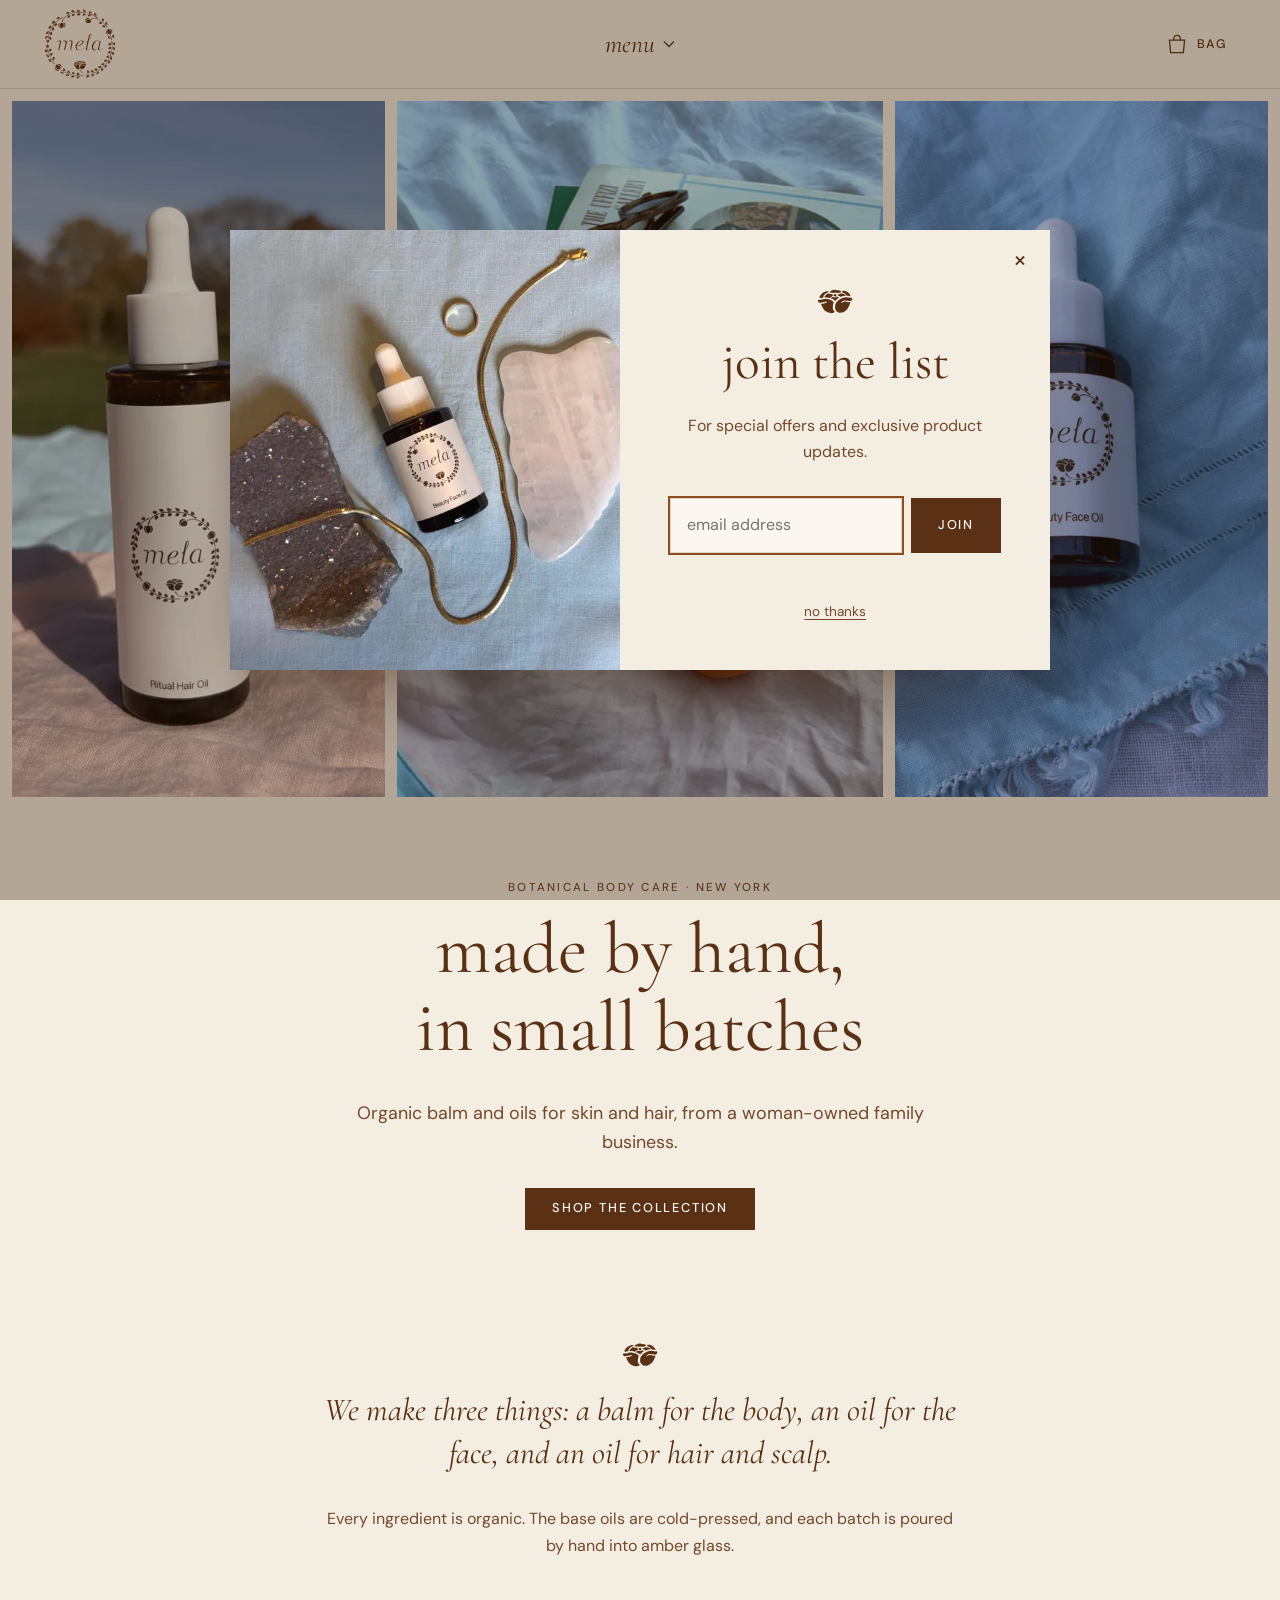
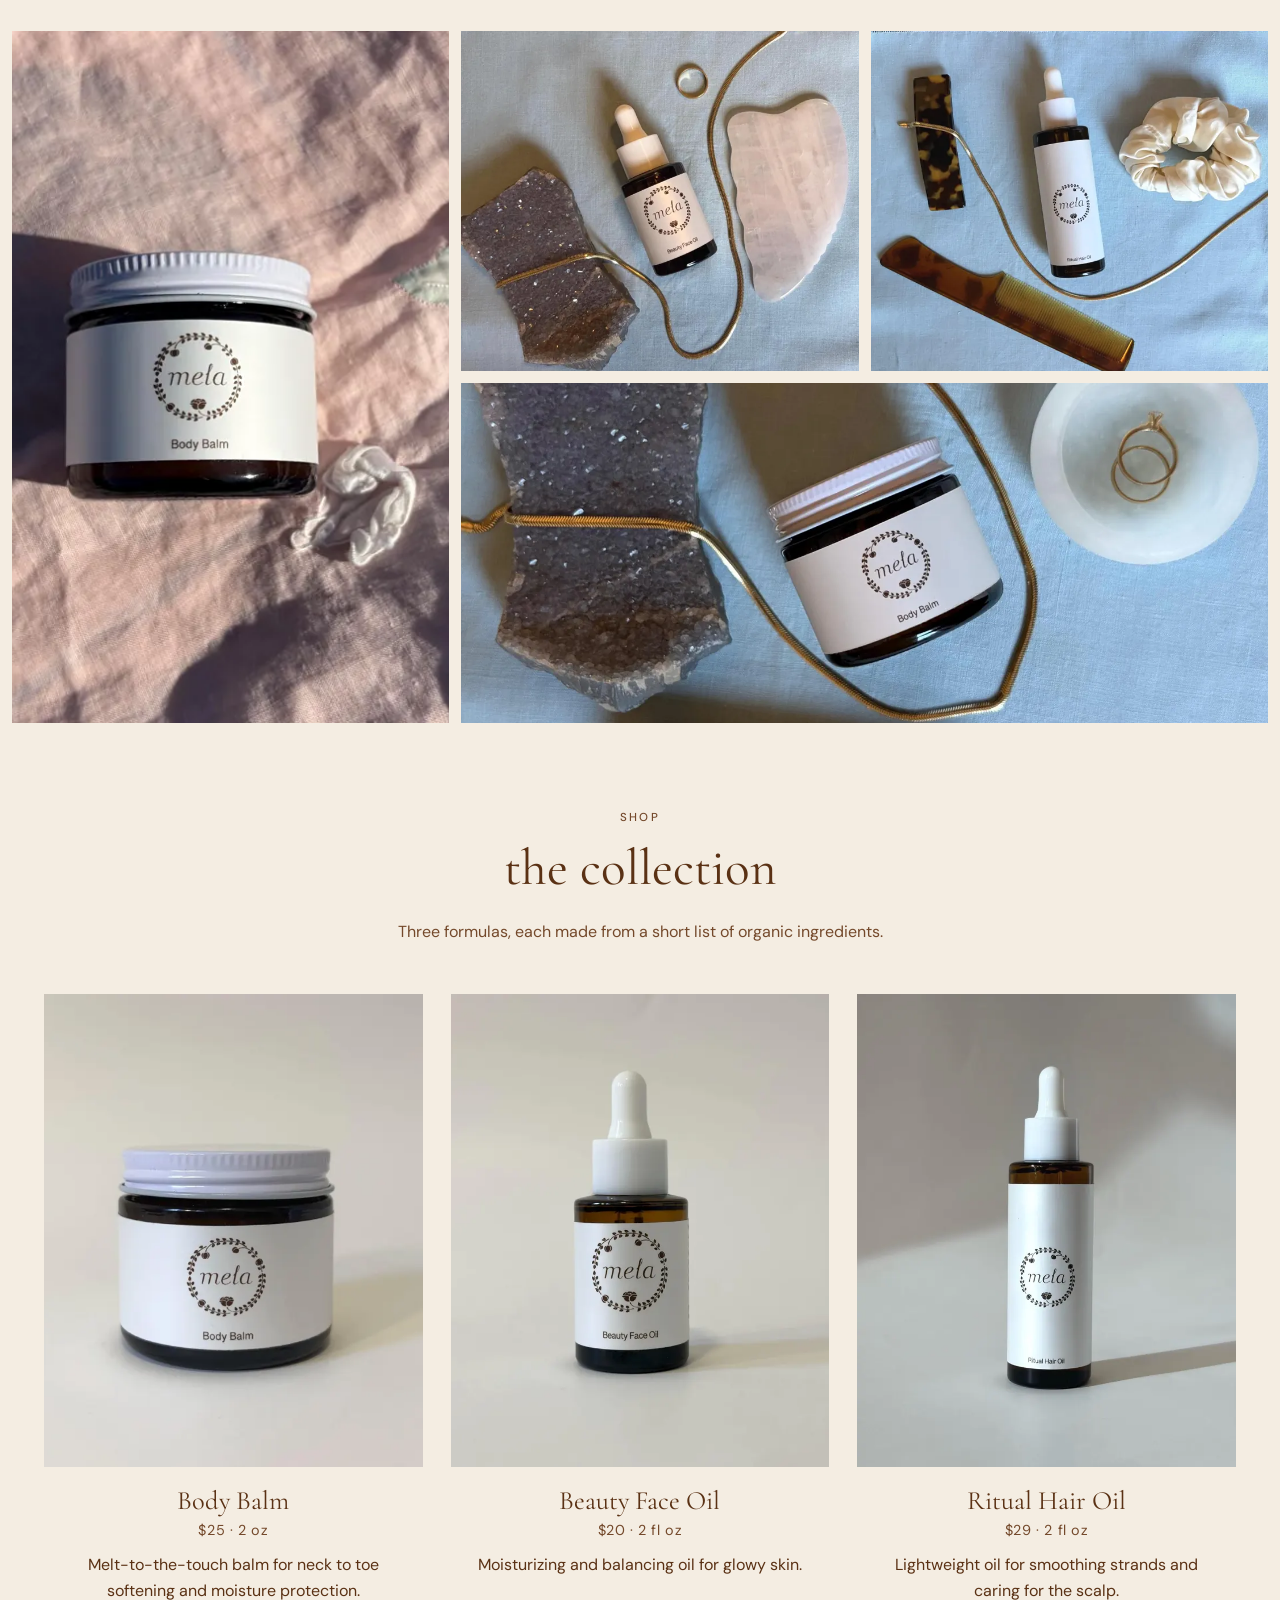
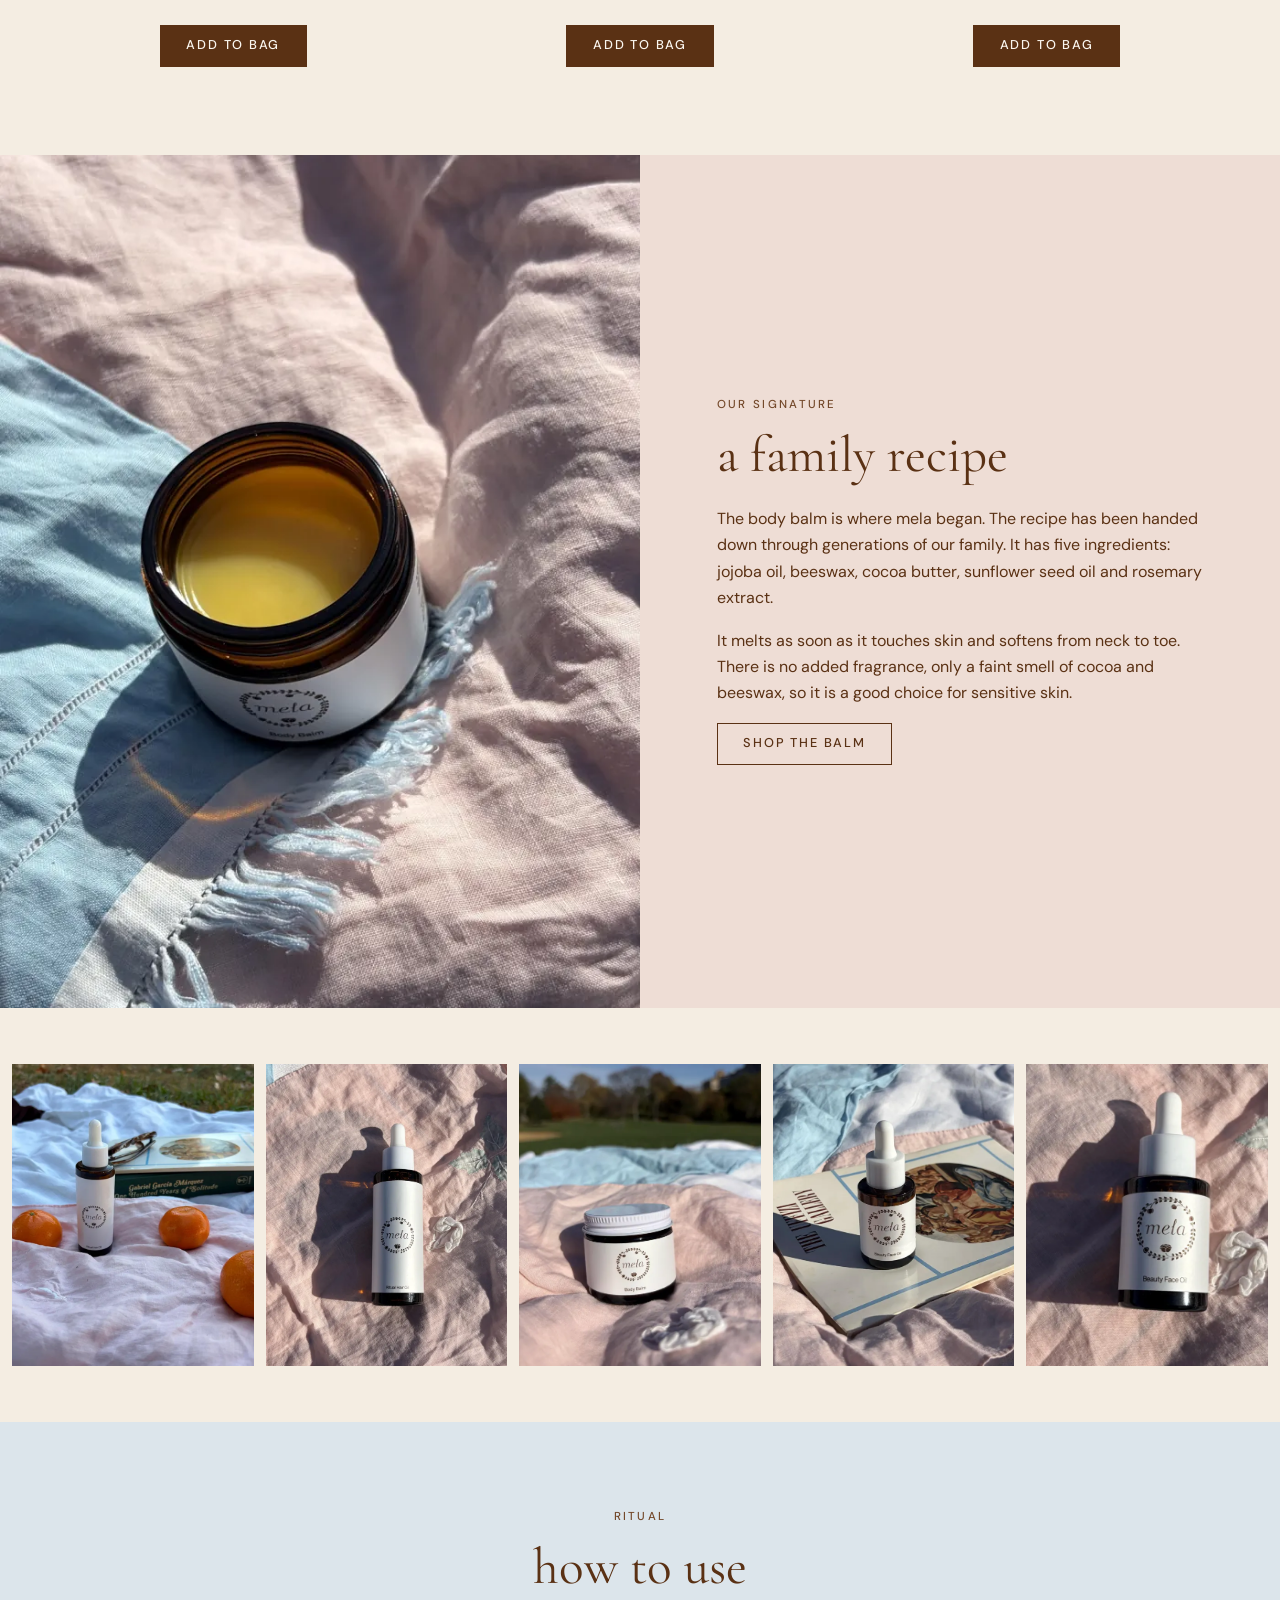
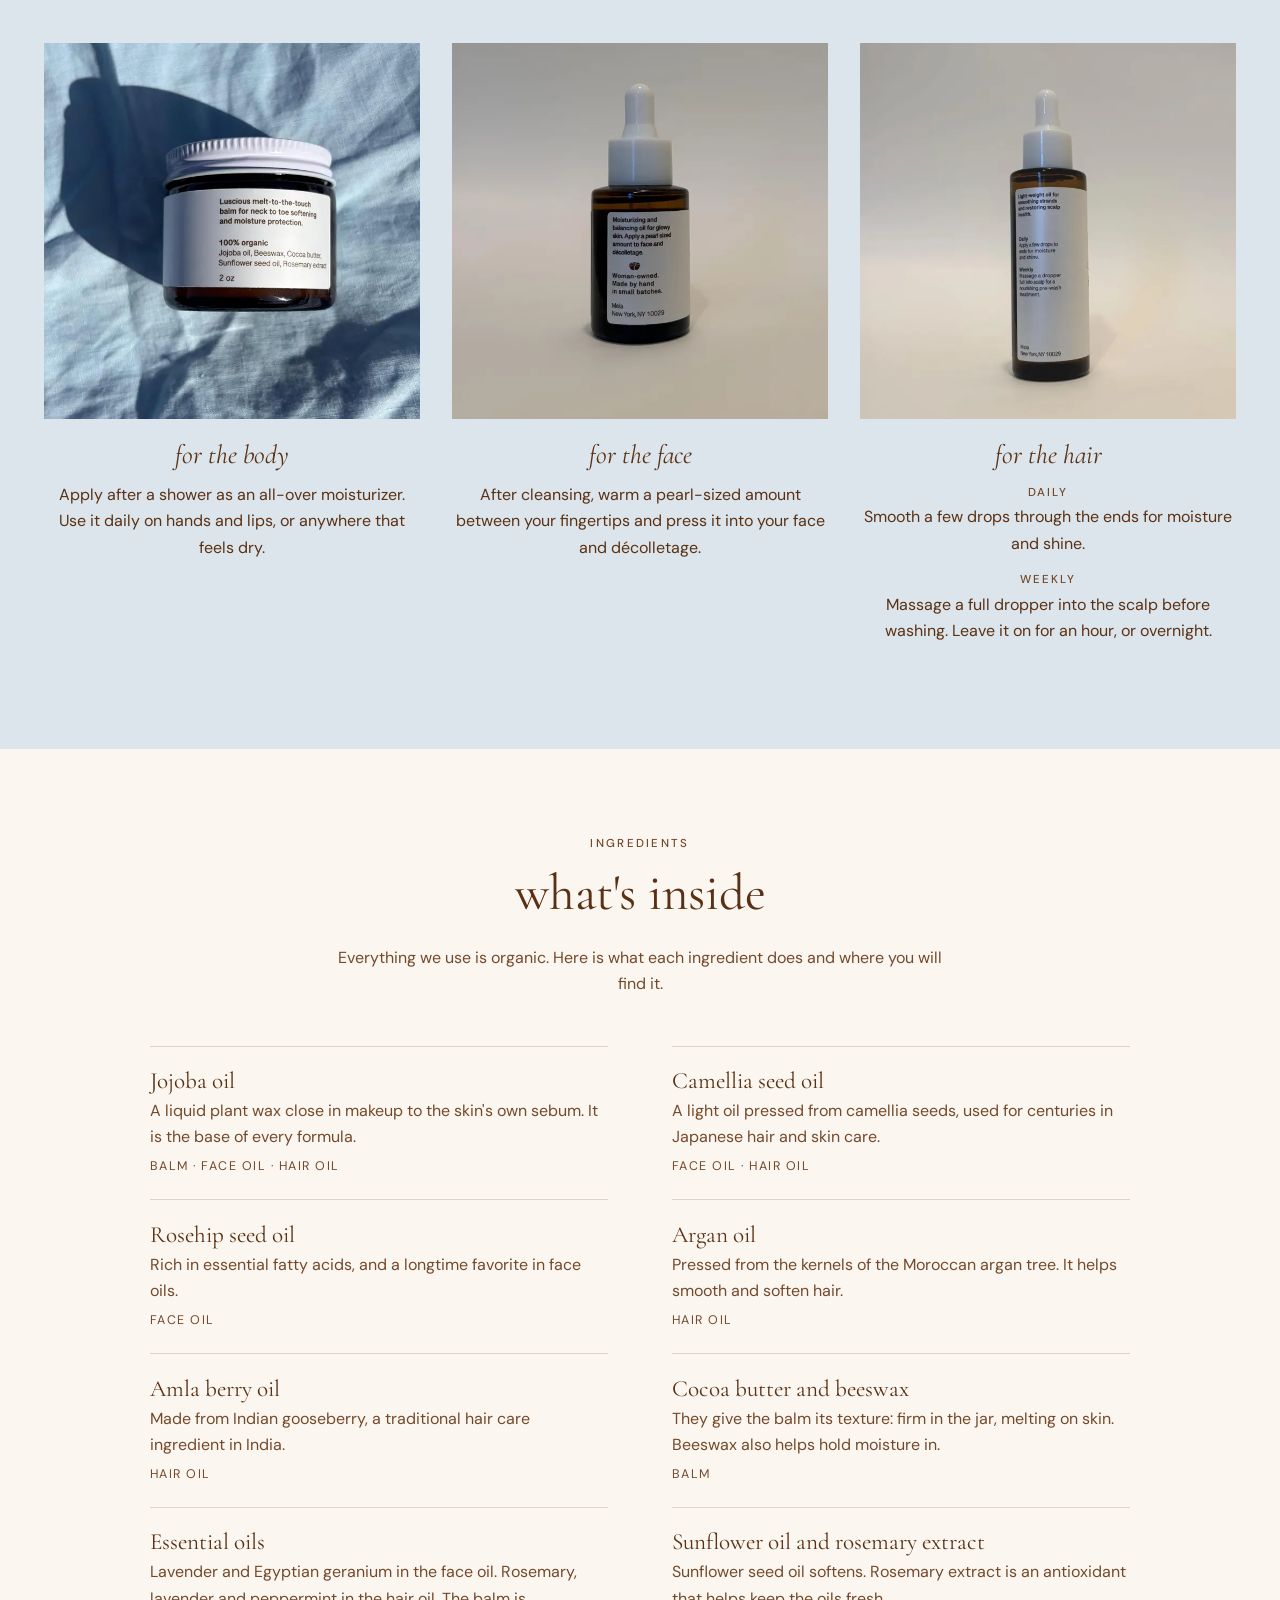
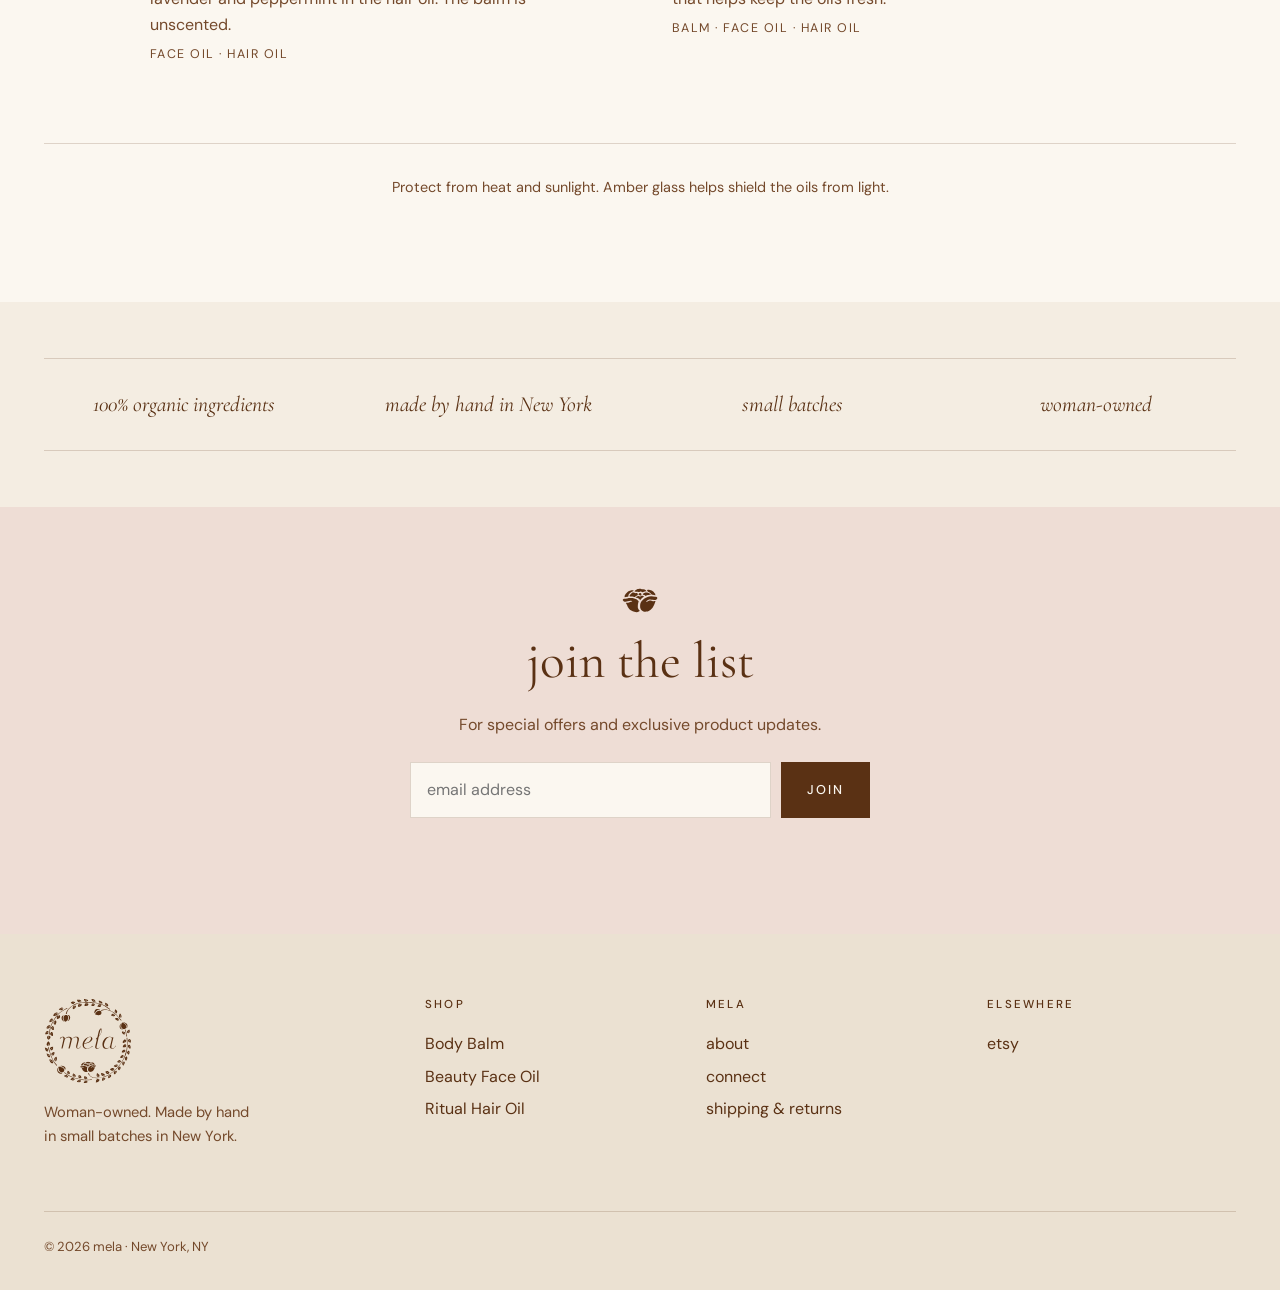
<file: public/index.html>
<!DOCTYPE html>
<html lang="en">
<head>
<meta charset="utf-8">
<meta name="viewport" content="width=device-width, initial-scale=1">
<title>mela | botanical body care, made by hand in New York</title>
<meta name="description" content="Organic body balm, face oil and hair oil, made by hand in small batches by a woman-owned family business in New York.">
<meta name="theme-color" content="#F4EDE2">
<link rel="icon" href="favicon.svg" type="image/svg+xml">
<link rel="icon" href="favicon-32.png" sizes="32x32" type="image/png">
<link rel="apple-touch-icon" href="apple-touch-icon.png">
<link rel="preload" href="fonts/cormorant-garamond-latin-400-normal.woff2" as="font" type="font/woff2" crossorigin>
<link rel="stylesheet" href="css/styles.css">
<script src="js/main.js" defer></script>
</head>
<body data-page="home">
<a class="skip" href="#main">Skip to content</a>
<header class="site-header">
  <div class="header-inner">
    <a class="brand" href="./" aria-label="mela home"><img src="images/logo.svg" alt="mela" width="72" height="70"></a>
    <nav class="menu" aria-label="Main">
      <button class="menu-toggle" type="button" aria-expanded="false" aria-controls="menu-list">menu<svg class="chev" viewBox="0 0 12 8" aria-hidden="true"><path d="M1 1.5l5 5 5-5" fill="none" stroke="currentColor" stroke-width="1.3"/></svg></button>
      <ul class="menu-list" id="menu-list">
        <li><a href="shop">shop</a></li>
        <li><a href="about">about</a></li>
        <li><a href="connect">connect</a></li>
      </ul>
    </nav>
    <button class="cart-toggle" type="button" data-open-cart aria-label="Open shopping bag">
      <svg viewBox="0 0 24 24" fill="none" stroke="currentColor" stroke-width="1.2" aria-hidden="true"><path d="M5 8.5h14l-1.1 11.5H6.1L5 8.5z"/><path d="M9 8.5V7a3 3 0 0 1 6 0v1.5"/></svg>
      <span class="cart-label">bag</span><span class="cart-count" hidden>0</span>
    </button>
  </div>
</header>
<main id="main">

<section class="hero-gallery" aria-label="Photo gallery">
  <figure><img src="images/hair-oil-park-1400.webp" srcset="images/hair-oil-park-700.webp 700w, images/hair-oil-park-1400.webp 1400w" sizes="(max-width: 720px) 82vw, 30vw" width="1400" height="1866" alt="Ritual Hair Oil on a blanket in the park" fetchpriority="high" decoding="async"></figure>
  <figure><img src="images/balm-mandarins-1400.webp" srcset="images/balm-mandarins-700.webp 700w, images/balm-mandarins-1400.webp 1400w" sizes="(max-width: 720px) 82vw, 40vw" width="1400" height="1507" alt="Body Balm jar on pink linen with mandarins and a book" fetchpriority="high" decoding="async"></figure>
  <figure><img src="images/face-oil-blue-linen-1400.webp" srcset="images/face-oil-blue-linen-700.webp 700w, images/face-oil-blue-linen-1400.webp 1400w" sizes="(max-width: 720px) 82vw, 30vw" width="1400" height="1866" alt="Beauty Face Oil bottle on blue linen" fetchpriority="high" decoding="async"></figure>
</section>

<section class="hero-text narrow">
  <span class="eyebrow">botanical body care &middot; New York</span>
  <h1>made by hand,<br>in small batches</h1>
  <p>Organic balm and oils for skin and hair, from a woman-owned family business.</p>
  <a class="btn" href="#shop">shop the collection</a>
</section>

<section class="section-tight">
  <div class="narrow">
    <img class="emblem" src="images/rose.svg" alt="" width="38" height="26">
    <p class="lede">We make three things: a balm for the body, an oil for the face, and an oil for hair and scalp.</p>
    <p class="muted">Every ingredient is organic. The base oils are cold-pressed, and each batch is poured by hand into amber glass.</p>
  </div>
</section>

<section class="mosaic" aria-label="More photos">
  <a class="tile" href="body-balm"><img src="images/balm-pink-linen-1400.webp" srcset="images/balm-pink-linen-700.webp 700w, images/balm-pink-linen-1400.webp 1400w" sizes="(max-width: 720px) 100vw, 36vw" width="1400" height="1401" alt="Body Balm jar on pink linen" loading="lazy" decoding="async"><span class="caption">Body Balm</span></a>
  <a class="tile" href="face-oil"><img src="images/face-oil-gua-sha-1400.webp" srcset="images/face-oil-gua-sha-700.webp 700w, images/face-oil-gua-sha-1400.webp 1400w" sizes="(max-width: 720px) 50vw, 32vw" width="1400" height="1400" alt="Beauty Face Oil with a rose quartz gua sha and gold jewelry" loading="lazy" decoding="async"><span class="caption">Beauty Face Oil</span></a>
  <a class="tile" href="hair-oil"><img src="images/hair-oil-comb-1400.webp" srcset="images/hair-oil-comb-700.webp 700w, images/hair-oil-comb-1400.webp 1400w" sizes="(max-width: 720px) 50vw, 32vw" width="1400" height="1471" alt="Ritual Hair Oil with a tortoiseshell comb, hair clip and silk scrunchie" loading="lazy" decoding="async"><span class="caption">Ritual Hair Oil</span></a>
  <a class="tile" href="body-balm"><img src="images/balm-crystal-1400.webp" srcset="images/balm-crystal-700.webp 700w, images/balm-crystal-1400.webp 1400w" sizes="(max-width: 720px) 100vw, 64vw" width="1400" height="1257" alt="Body Balm with a geode, a gold chain and a small stone dish" loading="lazy" decoding="async"><span class="caption">Body Balm</span></a>
</section>

<section class="section" id="shop">
  <div class="wrap">
    <div class="section-head">
      <span class="eyebrow">shop</span>
      <h2>the collection</h2>
      <p>Three formulas, each made from a short list of organic ingredients.</p>
    </div>
    <div class="product-grid">
      <article class="product-card">
        <a class="pc-media" href="body-balm" aria-label="Body Balm">
          <img class="pc-main" src="images/balm-studio-1400.webp" srcset="images/balm-studio-700.webp 700w, images/balm-studio-1400.webp 1400w" sizes="(max-width: 720px) 90vw, 33vw" width="1400" height="1428" alt="Body Balm in an amber glass jar" loading="lazy" decoding="async">
          <img class="pc-alt" src="images/balm-pink-linen-1400.webp" srcset="images/balm-pink-linen-700.webp 700w, images/balm-pink-linen-1400.webp 1400w" sizes="(max-width: 720px) 90vw, 33vw" width="1400" height="1401" alt="" loading="lazy" decoding="async">
        </a>
        <h3><a href="body-balm">Body Balm</a></h3>
        <p class="pc-meta"><span data-price="body-balm">$25</span> &middot; 2 oz</p>
        <p class="pc-desc">Melt-to-the-touch balm for neck to toe softening and moisture protection.</p>
        <button class="btn" type="button" data-add="body-balm">add to bag</button>
      </article>
      <article class="product-card">
        <a class="pc-media" href="face-oil" aria-label="Beauty Face Oil">
          <img class="pc-main" src="images/face-oil-studio-1400.webp" srcset="images/face-oil-studio-700.webp 700w, images/face-oil-studio-1400.webp 1400w" sizes="(max-width: 720px) 90vw, 33vw" width="1400" height="1650" alt="Beauty Face Oil in an amber glass dropper bottle" loading="lazy" decoding="async">
          <img class="pc-alt" src="images/face-oil-pink-linen-1400.webp" srcset="images/face-oil-pink-linen-700.webp 700w, images/face-oil-pink-linen-1400.webp 1400w" sizes="(max-width: 720px) 90vw, 33vw" width="1400" height="1401" alt="" loading="lazy" decoding="async">
        </a>
        <h3><a href="face-oil">Beauty Face Oil</a></h3>
        <p class="pc-meta"><span data-price="face-oil">$20</span> &middot; 2 fl oz</p>
        <p class="pc-desc">Moisturizing and balancing oil for glowy skin.</p>
        <button class="btn" type="button" data-add="face-oil">add to bag</button>
      </article>
      <article class="product-card">
        <a class="pc-media" href="hair-oil" aria-label="Ritual Hair Oil">
          <img class="pc-main" src="images/hair-oil-studio-1400.webp" srcset="images/hair-oil-studio-700.webp 700w, images/hair-oil-studio-1400.webp 1400w" sizes="(max-width: 720px) 90vw, 33vw" width="1400" height="1817" alt="Ritual Hair Oil in an amber glass dropper bottle" loading="lazy" decoding="async">
          <img class="pc-alt" src="images/hair-oil-pink-linen-1400.webp" srcset="images/hair-oil-pink-linen-700.webp 700w, images/hair-oil-pink-linen-1400.webp 1400w" sizes="(max-width: 720px) 90vw, 33vw" width="1400" height="1866" alt="" loading="lazy" decoding="async">
        </a>
        <h3><a href="hair-oil">Ritual Hair Oil</a></h3>
        <p class="pc-meta"><span data-price="hair-oil">$29</span> &middot; 2 fl oz</p>
        <p class="pc-desc">Lightweight oil for smoothing strands and caring for the scalp.</p>
        <button class="btn" type="button" data-add="hair-oil">add to bag</button>
      </article>
    </div>
  </div>
</section>

<section class="split band-blush">
  <div class="split-media"><img src="images/balm-open-1400.webp" srcset="images/balm-open-700.webp 700w, images/balm-open-1400.webp 1400w" sizes="(max-width: 720px) 100vw, 50vw" width="1400" height="1866" alt="Open jar of Body Balm showing the golden balm" loading="lazy" decoding="async"></div>
  <div class="split-text">
    <span class="eyebrow">our signature</span>
    <h2>a family recipe</h2>
    <p>The body balm is where mela began. The recipe has been handed down through generations of our family. It has five ingredients: jojoba oil, beeswax, cocoa butter, sunflower seed oil and rosemary extract.</p>
    <p>It melts as soon as it touches skin and softens from neck to toe. There is no added fragrance, only a faint smell of cocoa and beeswax, so it is a good choice for sensitive skin.</p>
    <a class="btn btn-outline" href="body-balm">shop the balm</a>
  </div>
</section>

<section class="section-tight">
  <div class="strip">
    <a class="tile" href="face-oil"><img src="images/face-oil-picnic-1400.webp" srcset="images/face-oil-picnic-700.webp 700w, images/face-oil-picnic-1400.webp 1400w" sizes="(max-width: 960px) 33vw, 20vw" width="1400" height="1685" alt="Beauty Face Oil on a picnic blanket with mandarins" loading="lazy" decoding="async"><span class="caption">Beauty Face Oil</span></a>
    <a class="tile" href="hair-oil"><img src="images/hair-oil-pink-linen-1400.webp" srcset="images/hair-oil-pink-linen-700.webp 700w, images/hair-oil-pink-linen-1400.webp 1400w" sizes="(max-width: 960px) 33vw, 20vw" width="1400" height="1866" alt="Ritual Hair Oil bottle on pink linen" loading="lazy" decoding="async"><span class="caption">Ritual Hair Oil</span></a>
    <a class="tile" href="body-balm"><img src="images/balm-park-1400.webp" srcset="images/balm-park-700.webp 700w, images/balm-park-1400.webp 1400w" sizes="(max-width: 960px) 33vw, 20vw" width="1400" height="1543" alt="Body Balm on a linen blanket in the park" loading="lazy" decoding="async"><span class="caption">Body Balm</span></a>
    <a class="tile" href="face-oil"><img src="images/face-oil-book-1400.webp" srcset="images/face-oil-book-700.webp 700w, images/face-oil-book-1400.webp 1400w" sizes="(max-width: 960px) 33vw, 20vw" width="1400" height="1593" alt="Beauty Face Oil standing on an open art book" loading="lazy" decoding="async"><span class="caption">Beauty Face Oil</span></a>
    <a class="tile" href="face-oil"><img src="images/face-oil-pink-linen-1400.webp" srcset="images/face-oil-pink-linen-700.webp 700w, images/face-oil-pink-linen-1400.webp 1400w" sizes="(max-width: 960px) 33vw, 20vw" width="1400" height="1401" alt="Beauty Face Oil on pink linen in the sun" loading="lazy" decoding="async"><span class="caption">Beauty Face Oil</span></a>
  </div>
</section>

<section class="section band-sky" id="ritual">
  <div class="wrap">
    <div class="section-head">
      <span class="eyebrow">ritual</span>
      <h2>how to use</h2>
    </div>
    <div class="ritual">
      <article>
        <img src="images/balm-back-1400.webp" srcset="images/balm-back-700.webp 700w, images/balm-back-1400.webp 1400w" sizes="(max-width: 960px) 90vw, 30vw" width="1400" height="1513" alt="Back label of the Body Balm listing its ingredients" loading="lazy" decoding="async">
        <h3>for the body</h3>
        <p>Apply after a shower as an all-over moisturizer. Use it daily on hands and lips, or anywhere that feels dry.</p>
      </article>
      <article>
        <img src="images/face-oil-back-directions-1400.webp" srcset="images/face-oil-back-directions-700.webp 700w, images/face-oil-back-directions-1400.webp 1400w" sizes="(max-width: 960px) 90vw, 30vw" width="1400" height="1413" alt="Back label of the Beauty Face Oil with directions" loading="lazy" decoding="async">
        <h3>for the face</h3>
        <p>After cleansing, warm a pearl-sized amount between your fingertips and press it into your face and d&eacute;colletage.</p>
      </article>
      <article>
        <img src="images/hair-oil-back-directions-1400.webp" srcset="images/hair-oil-back-directions-700.webp 700w, images/hair-oil-back-directions-1400.webp 1400w" sizes="(max-width: 960px) 90vw, 30vw" width="1400" height="1400" alt="Back label of the Ritual Hair Oil with daily and weekly directions" loading="lazy" decoding="async">
        <h3>for the hair</h3>
        <span class="when">daily</span><p>Smooth a few drops through the ends for moisture and shine.</p>
        <span class="when">weekly</span><p>Massage a full dropper into the scalp before washing. Leave it on for an hour, or overnight.</p>
      </article>
    </div>
  </div>
</section>

<section class="section band-cream" id="ingredients">
  <div class="wrap">
    <div class="section-head">
      <span class="eyebrow">ingredients</span>
      <h2>what's inside</h2>
      <p>Everything we use is organic. Here is what each ingredient does and where you will find it.</p>
    </div>
    <div class="ingredients">
      <div class="ingredient"><h3>Jojoba oil</h3><p>A liquid plant wax close in makeup to the skin's own sebum. It is the base of every formula.</p><span class="where">balm &middot; face oil &middot; hair oil</span></div>
      <div class="ingredient"><h3>Camellia seed oil</h3><p>A light oil pressed from camellia seeds, used for centuries in Japanese hair and skin care.</p><span class="where">face oil &middot; hair oil</span></div>
      <div class="ingredient"><h3>Rosehip seed oil</h3><p>Rich in essential fatty acids, and a longtime favorite in face oils.</p><span class="where">face oil</span></div>
      <div class="ingredient"><h3>Argan oil</h3><p>Pressed from the kernels of the Moroccan argan tree. It helps smooth and soften hair.</p><span class="where">hair oil</span></div>
      <div class="ingredient"><h3>Amla berry oil</h3><p>Made from Indian gooseberry, a traditional hair care ingredient in India.</p><span class="where">hair oil</span></div>
      <div class="ingredient"><h3>Cocoa butter and beeswax</h3><p>They give the balm its texture: firm in the jar, melting on skin. Beeswax also helps hold moisture in.</p><span class="where">balm</span></div>
      <div class="ingredient"><h3>Essential oils</h3><p>Lavender and Egyptian geranium in the face oil. Rosemary, lavender and peppermint in the hair oil. The balm is unscented.</p><span class="where">face oil &middot; hair oil</span></div>
      <div class="ingredient"><h3>Sunflower oil and rosemary extract</h3><p>Sunflower seed oil softens. Rosemary extract is an antioxidant that helps keep the oils fresh.</p><span class="where">balm &middot; face oil &middot; hair oil</span></div>
    </div>
    <p class="notes-row">Protect from heat and sunlight. Amber glass helps shield the oils from light.</p>
  </div>
</section>

<section class="section-tight">
  <div class="wrap"><div class="values">
      <p>100% organic ingredients</p><p>made by hand in New York</p><p>small batches</p><p>woman-owned</p>
    </div></div>
</section>
</main>
<section class="join-band" id="join" aria-labelledby="join-footer-title">
  <img class="emblem" src="images/rose.svg" alt="" width="38" height="26">
  <h2 id="join-footer-title">join the list</h2>
  <p>For special offers and exclusive product updates.</p>
  <form class="join-form" data-source="footer">
    <label class="sr-only" for="join-footer-email">Email address</label>
    <input id="join-footer-email" type="email" name="email" placeholder="email address" autocomplete="email" required>
    <input class="hp" type="text" name="company" tabindex="-1" autocomplete="off" aria-hidden="true">
    <button class="btn" type="submit">join</button>
    <p class="form-msg" role="status"></p>
  </form>
</section>
<footer class="site-footer">
  <div class="footer-inner">
    <div class="footer-brand">
      <img src="images/logo.svg" alt="mela" width="88" height="86">
      <p>Woman-owned. Made by hand<br>in small batches in New York.</p>
    </div>
    <nav aria-label="Products"><h3>shop</h3><a href="body-balm">Body Balm</a><a href="face-oil">Beauty Face Oil</a><a href="hair-oil">Ritual Hair Oil</a></nav>
    <nav aria-label="About mela"><h3>mela</h3><a href="about">about</a><a href="connect">connect</a><a href="connect#questions">shipping &amp; returns</a></nav>
    <nav aria-label="Elsewhere"><h3>elsewhere</h3><a href="https://www.etsy.com/shop/melabotanical" target="_blank" rel="noopener">etsy</a></nav>
  </div>
  <p class="footer-base">&copy; <span data-year>2026</span> mela &middot; New York, NY</p>
</footer>
</body>
</html>
</file>
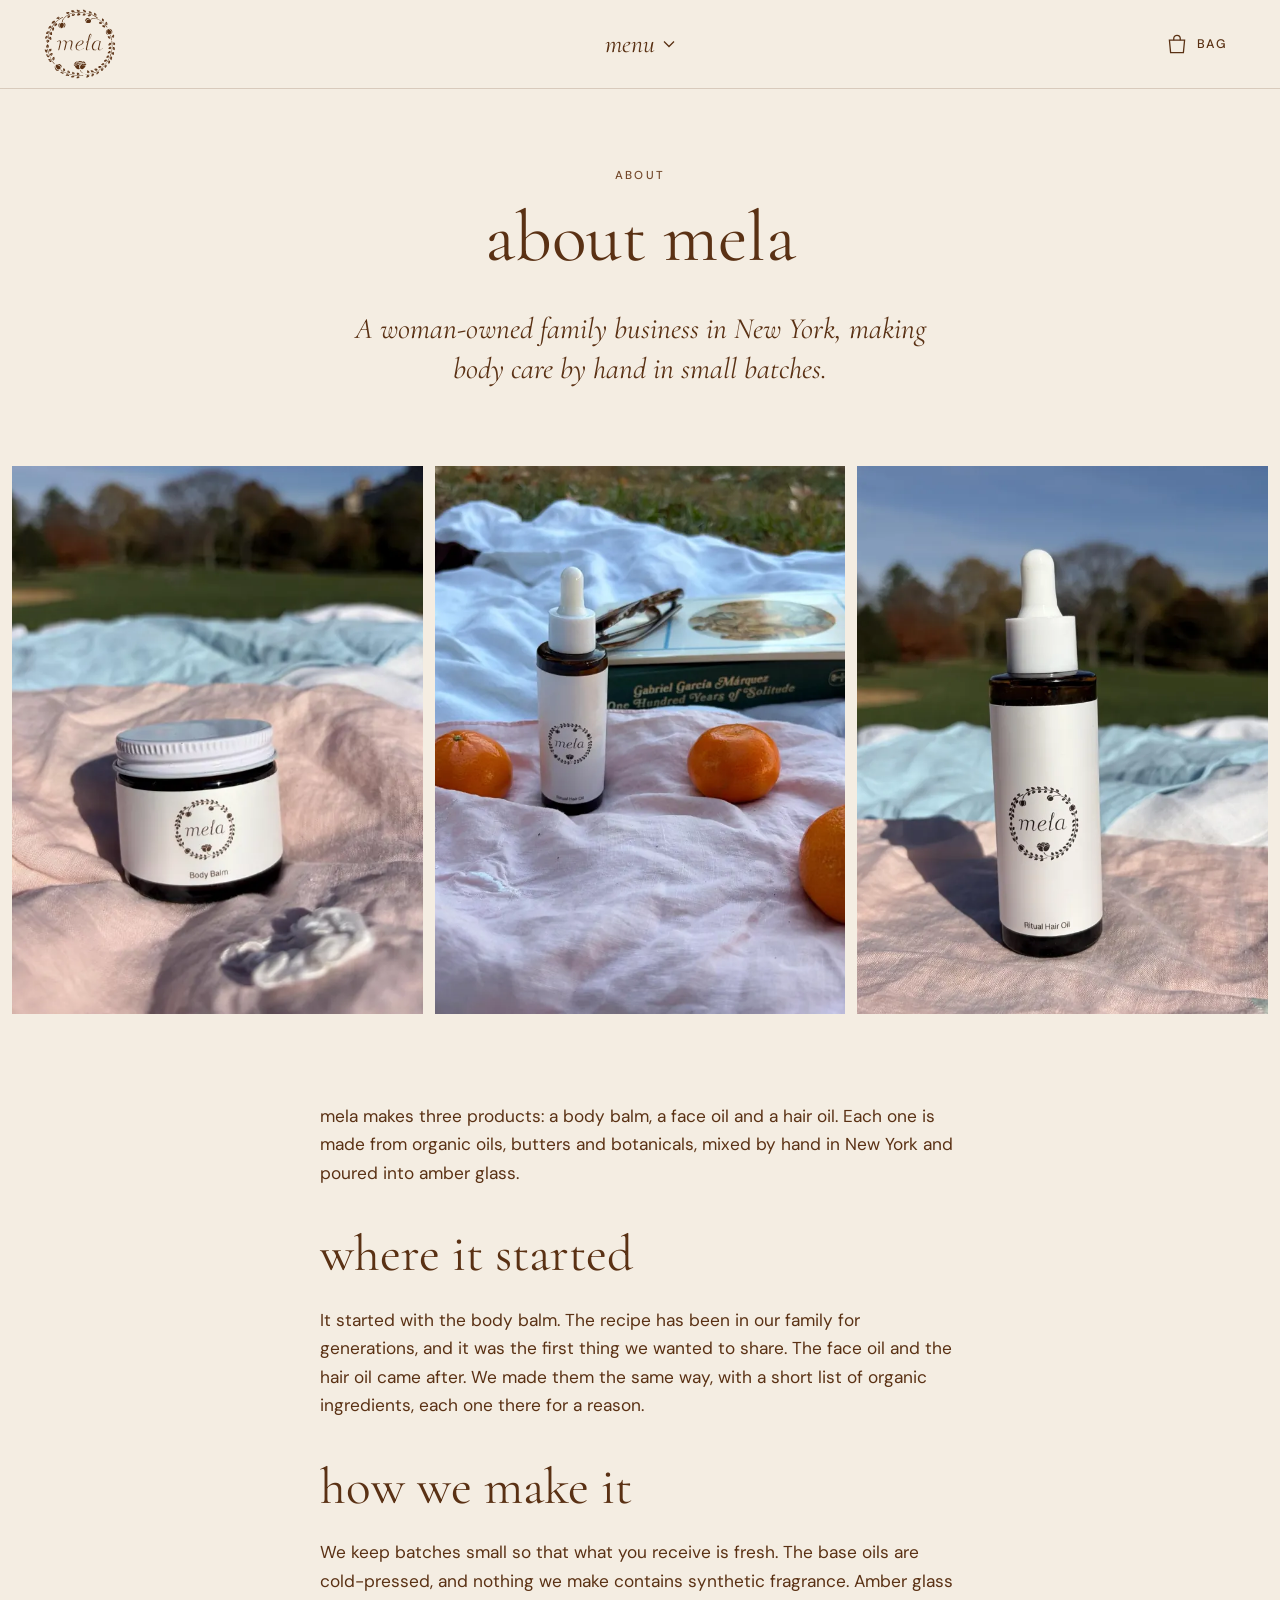
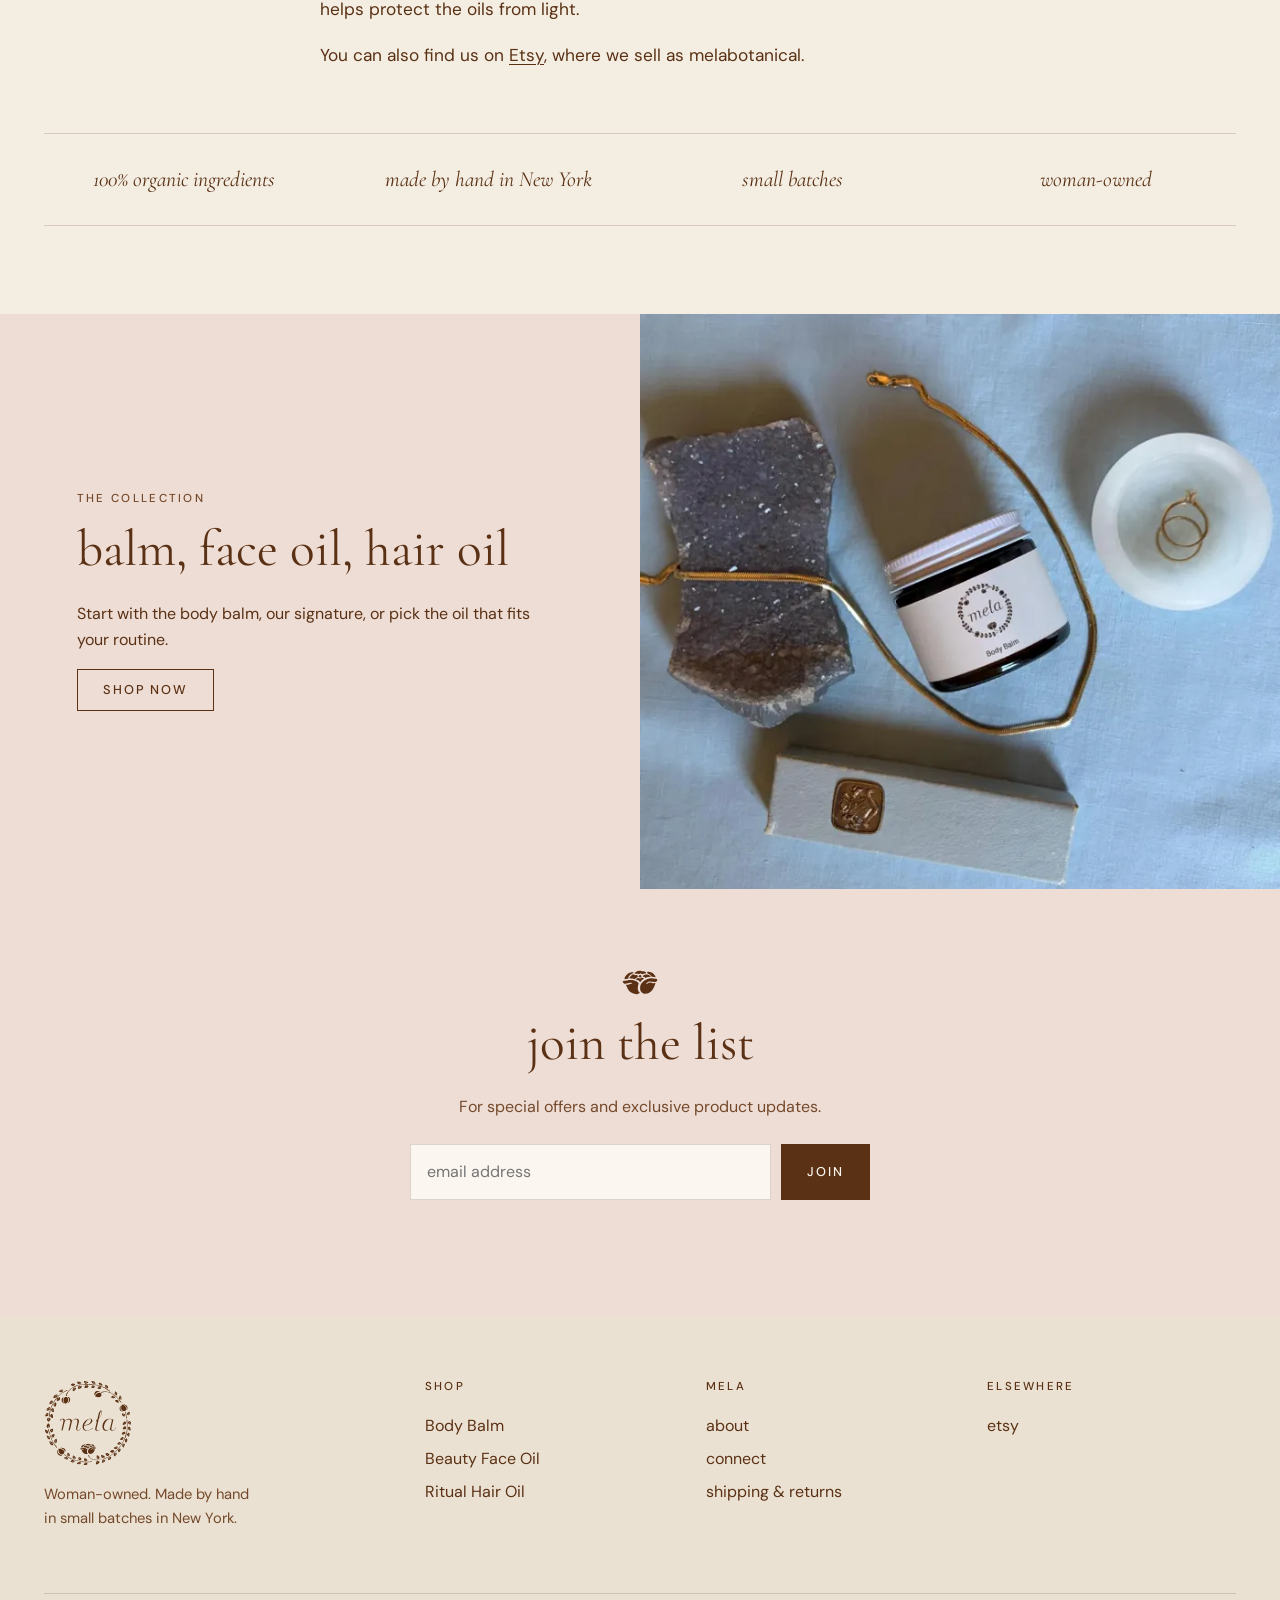
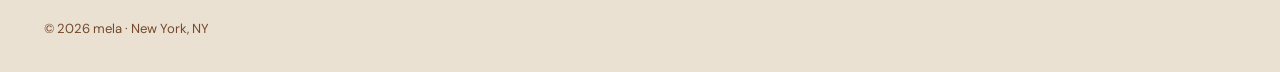
<file: public/about.html>
<!DOCTYPE html>
<html lang="en">
<head>
<meta charset="utf-8">
<meta name="viewport" content="width=device-width, initial-scale=1">
<title>about | mela</title>
<meta name="description" content="mela is a woman-owned family business in New York making organic body care by hand, in small batches.">
<meta name="theme-color" content="#F4EDE2">
<link rel="icon" href="favicon.svg" type="image/svg+xml">
<link rel="icon" href="favicon-32.png" sizes="32x32" type="image/png">
<link rel="apple-touch-icon" href="apple-touch-icon.png">
<link rel="preload" href="fonts/cormorant-garamond-latin-400-normal.woff2" as="font" type="font/woff2" crossorigin>
<link rel="stylesheet" href="css/styles.css">
<script src="js/main.js" defer></script>
</head>
<body data-page="about">
<a class="skip" href="#main">Skip to content</a>
<header class="site-header">
  <div class="header-inner">
    <a class="brand" href="./" aria-label="mela home"><img src="images/logo.svg" alt="mela" width="72" height="70"></a>
    <nav class="menu" aria-label="Main">
      <button class="menu-toggle" type="button" aria-expanded="false" aria-controls="menu-list">menu<svg class="chev" viewBox="0 0 12 8" aria-hidden="true"><path d="M1 1.5l5 5 5-5" fill="none" stroke="currentColor" stroke-width="1.3"/></svg></button>
      <ul class="menu-list" id="menu-list">
        <li><a href="shop">shop</a></li>
        <li><a href="about">about</a></li>
        <li><a href="connect">connect</a></li>
      </ul>
    </nav>
    <button class="cart-toggle" type="button" data-open-cart aria-label="Open shopping bag">
      <svg viewBox="0 0 24 24" fill="none" stroke="currentColor" stroke-width="1.2" aria-hidden="true"><path d="M5 8.5h14l-1.1 11.5H6.1L5 8.5z"/><path d="M9 8.5V7a3 3 0 0 1 6 0v1.5"/></svg>
      <span class="cart-label">bag</span><span class="cart-count" hidden>0</span>
    </button>
  </div>
</header>
<main id="main">

<section class="page-intro narrow">
  <span class="eyebrow">about</span>
  <h1>about mela</h1>
  <p class="lede">A woman-owned family business in New York, making body care by hand in small batches.</p>
</section>
<section class="about-photos" aria-label="Photos">
  <img src="images/balm-park-1400.webp" srcset="images/balm-park-700.webp 700w, images/balm-park-1400.webp 1400w" sizes="(max-width: 720px) 50vw, 33vw" width="1400" height="1543" alt="Body Balm on a linen blanket in the park" loading="lazy" decoding="async">
  <img src="images/face-oil-picnic-1400.webp" srcset="images/face-oil-picnic-700.webp 700w, images/face-oil-picnic-1400.webp 1400w" sizes="(max-width: 720px) 50vw, 33vw" width="1400" height="1685" alt="Beauty Face Oil on a picnic blanket with mandarins" loading="lazy" decoding="async">
  <img src="images/hair-oil-park-1400.webp" srcset="images/hair-oil-park-700.webp 700w, images/hair-oil-park-1400.webp 1400w" sizes="33vw" width="1400" height="1866" alt="Ritual Hair Oil on a blanket in the park" loading="lazy" decoding="async">
</section>
<section class="section">
  <div class="prose">
    <p>mela makes three products: a body balm, a face oil and a hair oil. Each one is made from organic oils, butters and botanicals, mixed by hand in New York and poured into amber glass.</p>
    <h2>where it started</h2>
    <p>It started with the body balm. The recipe has been in our family for generations, and it was the first thing we wanted to share. The face oil and the hair oil came after. We made them the same way, with a short list of organic ingredients, each one there for a reason.</p>
    <h2>how we make it</h2>
    <p>We keep batches small so that what you receive is fresh. The base oils are cold-pressed, and nothing we make contains synthetic fragrance. Amber glass helps protect the oils from light.</p>
    <p>You can also find us on <a href="https://www.etsy.com/shop/melabotanical" target="_blank" rel="noopener">Etsy</a>, where we sell as melabotanical.</p>
  </div>
  <div class="wrap" style="margin-top:4rem"><div class="values">
      <p>100% organic ingredients</p><p>made by hand in New York</p><p>small batches</p><p>woman-owned</p>
    </div></div>
</section>
<section class="split reverse band-blush">
  <div class="split-media"><img src="images/balm-crystal-1400.webp" srcset="images/balm-crystal-700.webp 700w, images/balm-crystal-1400.webp 1400w" sizes="(max-width: 720px) 100vw, 50vw" width="1400" height="1257" alt="Body Balm with a geode, a gold chain and a small stone dish" loading="lazy" decoding="async"></div>
  <div class="split-text">
    <span class="eyebrow">the collection</span>
    <h2>balm, face oil, hair oil</h2>
    <p>Start with the body balm, our signature, or pick the oil that fits your routine.</p>
    <a class="btn btn-outline" href="shop">shop now</a>
  </div>
</section>
</main>
<section class="join-band" id="join" aria-labelledby="join-footer-title">
  <img class="emblem" src="images/rose.svg" alt="" width="38" height="26">
  <h2 id="join-footer-title">join the list</h2>
  <p>For special offers and exclusive product updates.</p>
  <form class="join-form" data-source="footer">
    <label class="sr-only" for="join-footer-email">Email address</label>
    <input id="join-footer-email" type="email" name="email" placeholder="email address" autocomplete="email" required>
    <input class="hp" type="text" name="company" tabindex="-1" autocomplete="off" aria-hidden="true">
    <button class="btn" type="submit">join</button>
    <p class="form-msg" role="status"></p>
  </form>
</section>
<footer class="site-footer">
  <div class="footer-inner">
    <div class="footer-brand">
      <img src="images/logo.svg" alt="mela" width="88" height="86">
      <p>Woman-owned. Made by hand<br>in small batches in New York.</p>
    </div>
    <nav aria-label="Products"><h3>shop</h3><a href="body-balm">Body Balm</a><a href="face-oil">Beauty Face Oil</a><a href="hair-oil">Ritual Hair Oil</a></nav>
    <nav aria-label="About mela"><h3>mela</h3><a href="about">about</a><a href="connect">connect</a><a href="connect#questions">shipping &amp; returns</a></nav>
    <nav aria-label="Elsewhere"><h3>elsewhere</h3><a href="https://www.etsy.com/shop/melabotanical" target="_blank" rel="noopener">etsy</a></nav>
  </div>
  <p class="footer-base">&copy; <span data-year>2026</span> mela &middot; New York, NY</p>
</footer>
</body>
</html>
</file>
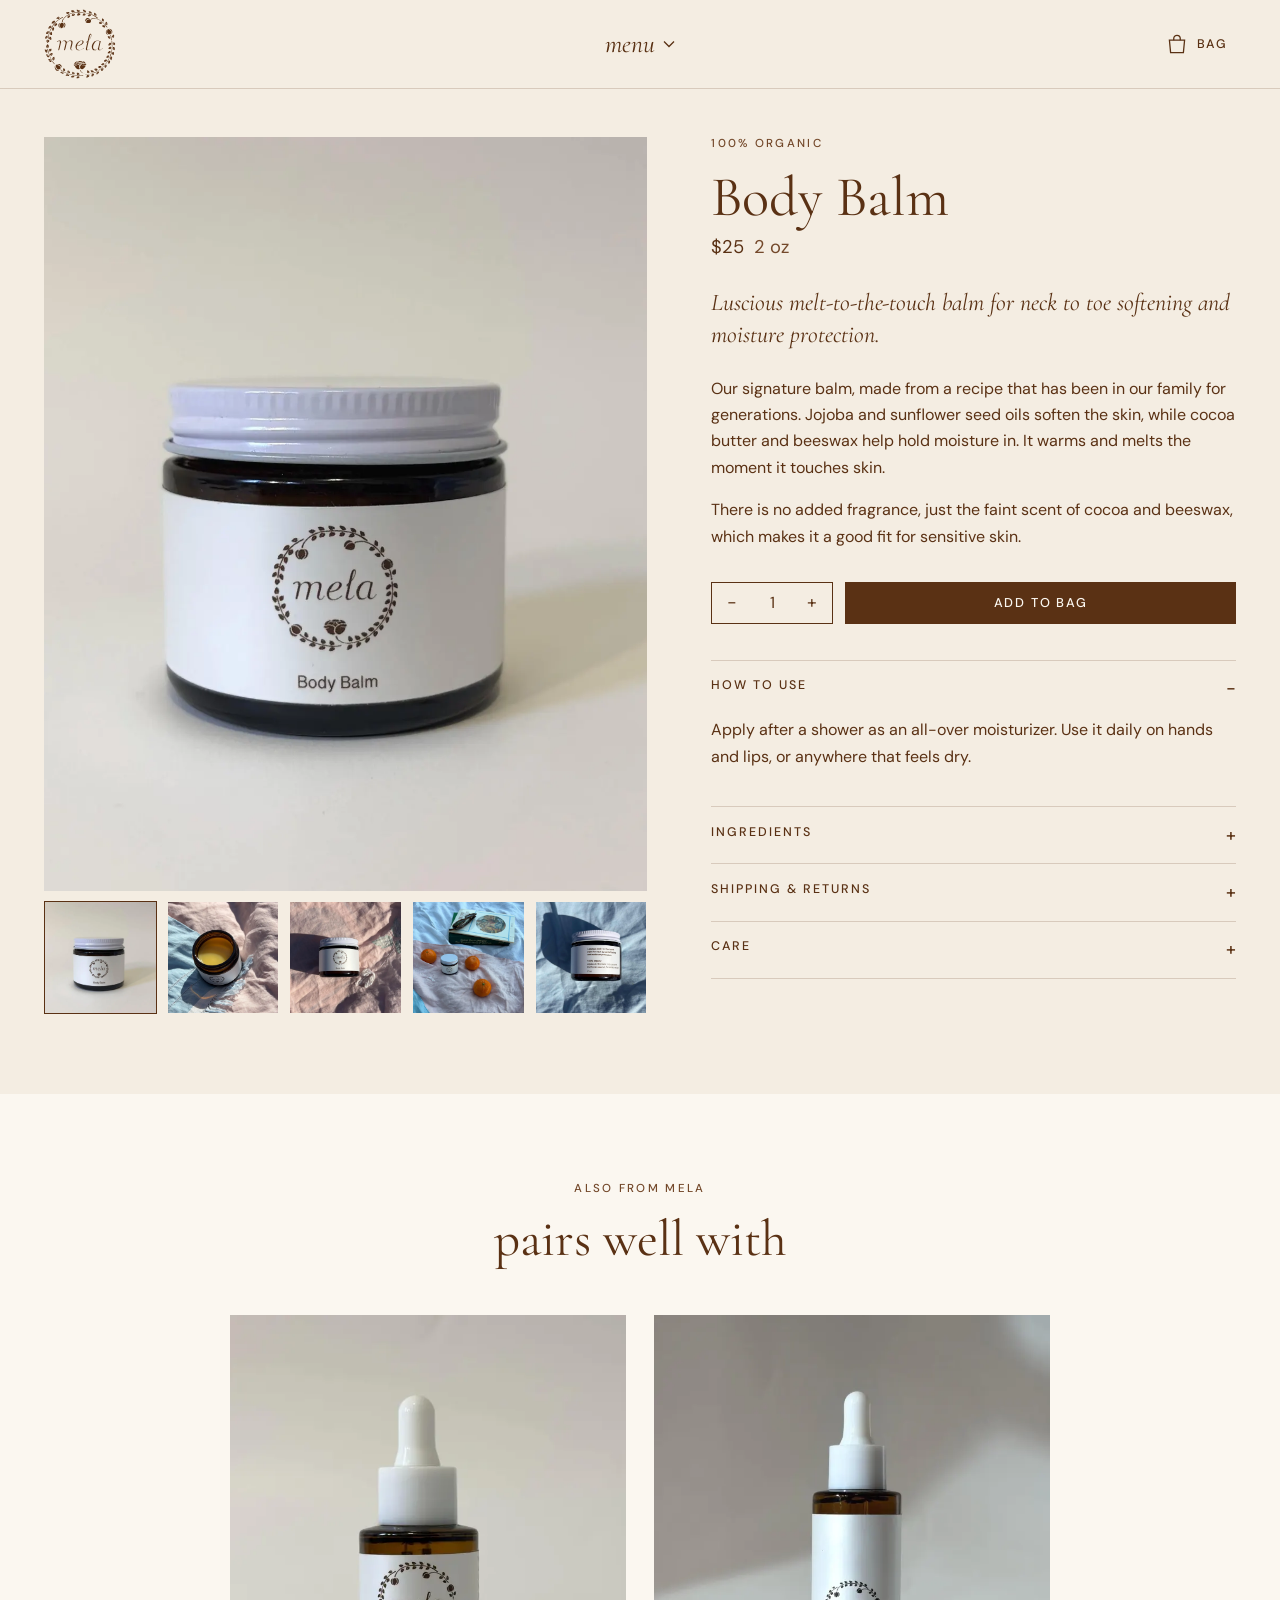
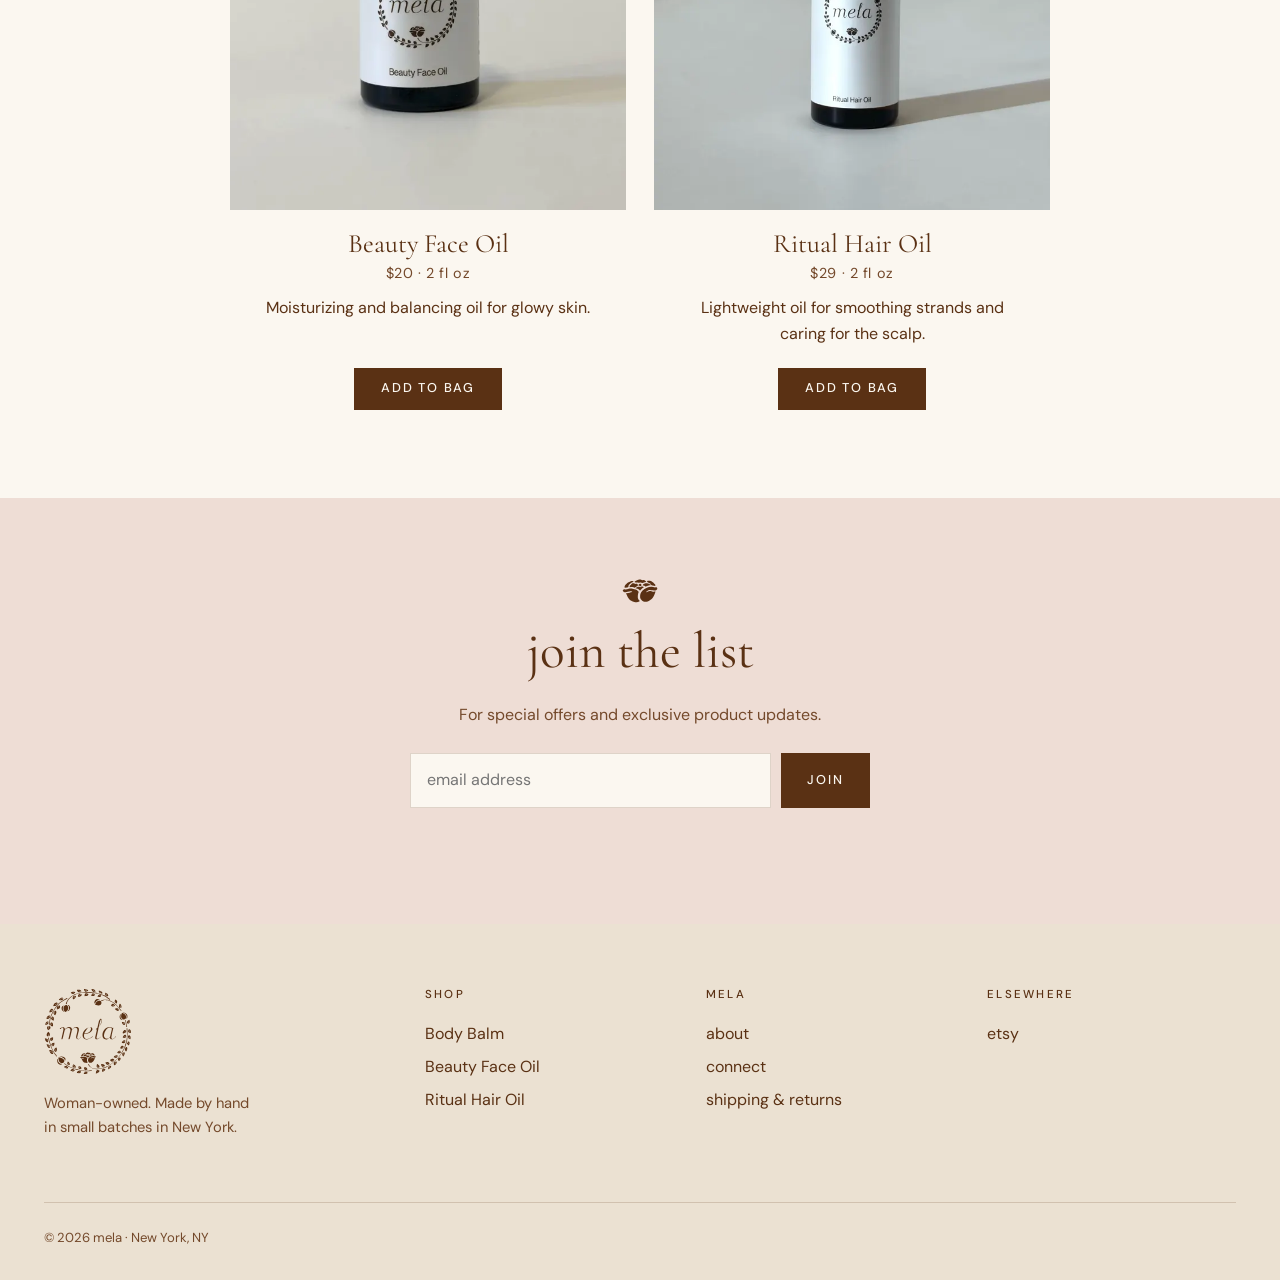
<file: public/body-balm.html>
<!DOCTYPE html>
<html lang="en">
<head>
<meta charset="utf-8">
<meta name="viewport" content="width=device-width, initial-scale=1">
<title>Body Balm | mela</title>
<meta name="description" content="Organic body balm with jojoba oil, beeswax and cocoa butter. Melts on contact. Unscented, handmade in small batches in New York.">
<meta name="theme-color" content="#F4EDE2">
<link rel="icon" href="favicon.svg" type="image/svg+xml">
<link rel="icon" href="favicon-32.png" sizes="32x32" type="image/png">
<link rel="apple-touch-icon" href="apple-touch-icon.png">
<link rel="preload" href="fonts/cormorant-garamond-latin-400-normal.woff2" as="font" type="font/woff2" crossorigin>
<link rel="stylesheet" href="css/styles.css">
<script src="js/main.js" defer></script>
<script type="application/ld+json">{"@context": "https://schema.org", "@type": "Product", "name": "Body Balm", "brand": {"@type": "Brand", "name": "mela"}, "description": "Luscious melt-to-the-touch balm for neck to toe softening and moisture protection.", "image": ["images/balm-studio-1400.webp", "images/balm-open-1400.webp", "images/balm-pink-linen-1400.webp"], "offers": {"@type": "Offer", "price": "25.00", "priceCurrency": "USD", "availability": "https://schema.org/InStock"}}</script>
</head>
<body data-page="product">
<a class="skip" href="#main">Skip to content</a>
<header class="site-header">
  <div class="header-inner">
    <a class="brand" href="./" aria-label="mela home"><img src="images/logo.svg" alt="mela" width="72" height="70"></a>
    <nav class="menu" aria-label="Main">
      <button class="menu-toggle" type="button" aria-expanded="false" aria-controls="menu-list">menu<svg class="chev" viewBox="0 0 12 8" aria-hidden="true"><path d="M1 1.5l5 5 5-5" fill="none" stroke="currentColor" stroke-width="1.3"/></svg></button>
      <ul class="menu-list" id="menu-list">
        <li><a href="shop">shop</a></li>
        <li><a href="about">about</a></li>
        <li><a href="connect">connect</a></li>
      </ul>
    </nav>
    <button class="cart-toggle" type="button" data-open-cart aria-label="Open shopping bag">
      <svg viewBox="0 0 24 24" fill="none" stroke="currentColor" stroke-width="1.2" aria-hidden="true"><path d="M5 8.5h14l-1.1 11.5H6.1L5 8.5z"/><path d="M9 8.5V7a3 3 0 0 1 6 0v1.5"/></svg>
      <span class="cart-label">bag</span><span class="cart-count" hidden>0</span>
    </button>
  </div>
</header>
<main id="main">

<section class="wrap product-page">
  <div class="pp-gallery">
    <div class="pp-main"><img src="images/balm-studio-1400.webp" srcset="images/balm-studio-700.webp 700w, images/balm-studio-1400.webp 1400w" sizes="(max-width: 960px) 100vw, 55vw" width="1400" height="1428" alt="Body Balm in an amber glass jar" fetchpriority="high" decoding="async"></div>
    <div class="pp-thumbs"><button type="button" data-src="images/balm-studio-1400.webp" data-srcset="images/balm-studio-700.webp 700w, images/balm-studio-1400.webp 1400w" aria-current="true" aria-label="Show photo 1"><img src="images/balm-studio-700.webp" alt="Body Balm in an amber glass jar" width="120" height="120" loading="lazy"></button><button type="button" data-src="images/balm-open-1400.webp" data-srcset="images/balm-open-700.webp 700w, images/balm-open-1400.webp 1400w" aria-current="false" aria-label="Show photo 2"><img src="images/balm-open-700.webp" alt="Open jar of Body Balm showing the golden balm" width="120" height="120" loading="lazy"></button><button type="button" data-src="images/balm-pink-linen-1400.webp" data-srcset="images/balm-pink-linen-700.webp 700w, images/balm-pink-linen-1400.webp 1400w" aria-current="false" aria-label="Show photo 3"><img src="images/balm-pink-linen-700.webp" alt="Body Balm jar on pink linen" width="120" height="120" loading="lazy"></button><button type="button" data-src="images/balm-mandarins-1400.webp" data-srcset="images/balm-mandarins-700.webp 700w, images/balm-mandarins-1400.webp 1400w" aria-current="false" aria-label="Show photo 4"><img src="images/balm-mandarins-700.webp" alt="Body Balm jar on pink linen with mandarins and a book" width="120" height="120" loading="lazy"></button><button type="button" data-src="images/balm-back-1400.webp" data-srcset="images/balm-back-700.webp 700w, images/balm-back-1400.webp 1400w" aria-current="false" aria-label="Show photo 5"><img src="images/balm-back-700.webp" alt="Back label of the Body Balm listing its ingredients" width="120" height="120" loading="lazy"></button></div>
  </div>
  <div class="pp-info">
    <span class="eyebrow">100% organic</span>
    <h1>Body Balm</h1>
    <p class="pp-price"><span data-price="body-balm">$25</span><span class="muted">2 oz</span></p>
    <p class="pp-lede">Luscious melt-to-the-touch balm for neck to toe softening and moisture protection.</p>
    <p>Our signature balm, made from a recipe that has been in our family for generations. Jojoba and sunflower seed oils soften the skin, while cocoa butter and beeswax help hold moisture in. It warms and melts the moment it touches skin.</p><p>There is no added fragrance, just the faint scent of cocoa and beeswax, which makes it a good fit for sensitive skin.</p>
    <div class="buy-row">
      <div class="stepper">
        <button type="button" data-step-for="#qty" data-delta="-1" aria-label="Decrease quantity">&minus;</button>
        <input id="qty" type="number" min="1" max="20" value="1" aria-label="Quantity">
        <button type="button" data-step-for="#qty" data-delta="1" aria-label="Increase quantity">+</button>
      </div>
      <button class="btn" type="button" data-add="body-balm" data-qty-input="#qty">add to bag</button>
    </div>
    <details open><summary>how to use</summary><div class="details-body"><p>Apply after a shower as an all-over moisturizer. Use it daily on hands and lips, or anywhere that feels dry.</p></div></details>
    <details><summary>ingredients</summary><div class="details-body"><p>100% organic: Jojoba oil, Beeswax, Cocoa butter, Sunflower seed oil, Rosemary extract.</p></div></details>
    <details><summary>shipping &amp; returns</summary><div class="details-body"><p>Ships from New York. $5 shipping in the US, free on orders over $50. Returns and exchanges are accepted within 30 days of delivery; the buyer pays return shipping.</p></div></details>
    <details><summary>care</summary><div class="details-body"><p>Protect from heat and sunlight. Store somewhere cool and dark. If you have sensitive skin, try a small amount on your inner arm first.</p></div></details>
  </div>
</section>
<section class="section band-cream">
  <div class="wrap">
    <div class="section-head"><span class="eyebrow">also from mela</span><h2>pairs well with</h2></div>
    <div class="product-grid two">
      <article class="product-card">
        <a class="pc-media" href="face-oil" aria-label="Beauty Face Oil">
          <img class="pc-main" src="images/face-oil-studio-1400.webp" srcset="images/face-oil-studio-700.webp 700w, images/face-oil-studio-1400.webp 1400w" sizes="(max-width: 720px) 90vw, 33vw" width="1400" height="1650" alt="Beauty Face Oil in an amber glass dropper bottle" loading="lazy" decoding="async">
          <img class="pc-alt" src="images/face-oil-pink-linen-1400.webp" srcset="images/face-oil-pink-linen-700.webp 700w, images/face-oil-pink-linen-1400.webp 1400w" sizes="(max-width: 720px) 90vw, 33vw" width="1400" height="1401" alt="" loading="lazy" decoding="async">
        </a>
        <h3><a href="face-oil">Beauty Face Oil</a></h3>
        <p class="pc-meta"><span data-price="face-oil">$20</span> &middot; 2 fl oz</p>
        <p class="pc-desc">Moisturizing and balancing oil for glowy skin.</p>
        <button class="btn" type="button" data-add="face-oil">add to bag</button>
      </article>
      <article class="product-card">
        <a class="pc-media" href="hair-oil" aria-label="Ritual Hair Oil">
          <img class="pc-main" src="images/hair-oil-studio-1400.webp" srcset="images/hair-oil-studio-700.webp 700w, images/hair-oil-studio-1400.webp 1400w" sizes="(max-width: 720px) 90vw, 33vw" width="1400" height="1817" alt="Ritual Hair Oil in an amber glass dropper bottle" loading="lazy" decoding="async">
          <img class="pc-alt" src="images/hair-oil-pink-linen-1400.webp" srcset="images/hair-oil-pink-linen-700.webp 700w, images/hair-oil-pink-linen-1400.webp 1400w" sizes="(max-width: 720px) 90vw, 33vw" width="1400" height="1866" alt="" loading="lazy" decoding="async">
        </a>
        <h3><a href="hair-oil">Ritual Hair Oil</a></h3>
        <p class="pc-meta"><span data-price="hair-oil">$29</span> &middot; 2 fl oz</p>
        <p class="pc-desc">Lightweight oil for smoothing strands and caring for the scalp.</p>
        <button class="btn" type="button" data-add="hair-oil">add to bag</button>
      </article>
    </div>
  </div>
</section>
</main>
<section class="join-band" id="join" aria-labelledby="join-footer-title">
  <img class="emblem" src="images/rose.svg" alt="" width="38" height="26">
  <h2 id="join-footer-title">join the list</h2>
  <p>For special offers and exclusive product updates.</p>
  <form class="join-form" data-source="footer">
    <label class="sr-only" for="join-footer-email">Email address</label>
    <input id="join-footer-email" type="email" name="email" placeholder="email address" autocomplete="email" required>
    <input class="hp" type="text" name="company" tabindex="-1" autocomplete="off" aria-hidden="true">
    <button class="btn" type="submit">join</button>
    <p class="form-msg" role="status"></p>
  </form>
</section>
<footer class="site-footer">
  <div class="footer-inner">
    <div class="footer-brand">
      <img src="images/logo.svg" alt="mela" width="88" height="86">
      <p>Woman-owned. Made by hand<br>in small batches in New York.</p>
    </div>
    <nav aria-label="Products"><h3>shop</h3><a href="body-balm">Body Balm</a><a href="face-oil">Beauty Face Oil</a><a href="hair-oil">Ritual Hair Oil</a></nav>
    <nav aria-label="About mela"><h3>mela</h3><a href="about">about</a><a href="connect">connect</a><a href="connect#questions">shipping &amp; returns</a></nav>
    <nav aria-label="Elsewhere"><h3>elsewhere</h3><a href="https://www.etsy.com/shop/melabotanical" target="_blank" rel="noopener">etsy</a></nav>
  </div>
  <p class="footer-base">&copy; <span data-year>2026</span> mela &middot; New York, NY</p>
</footer>
</body>
</html>
</file>
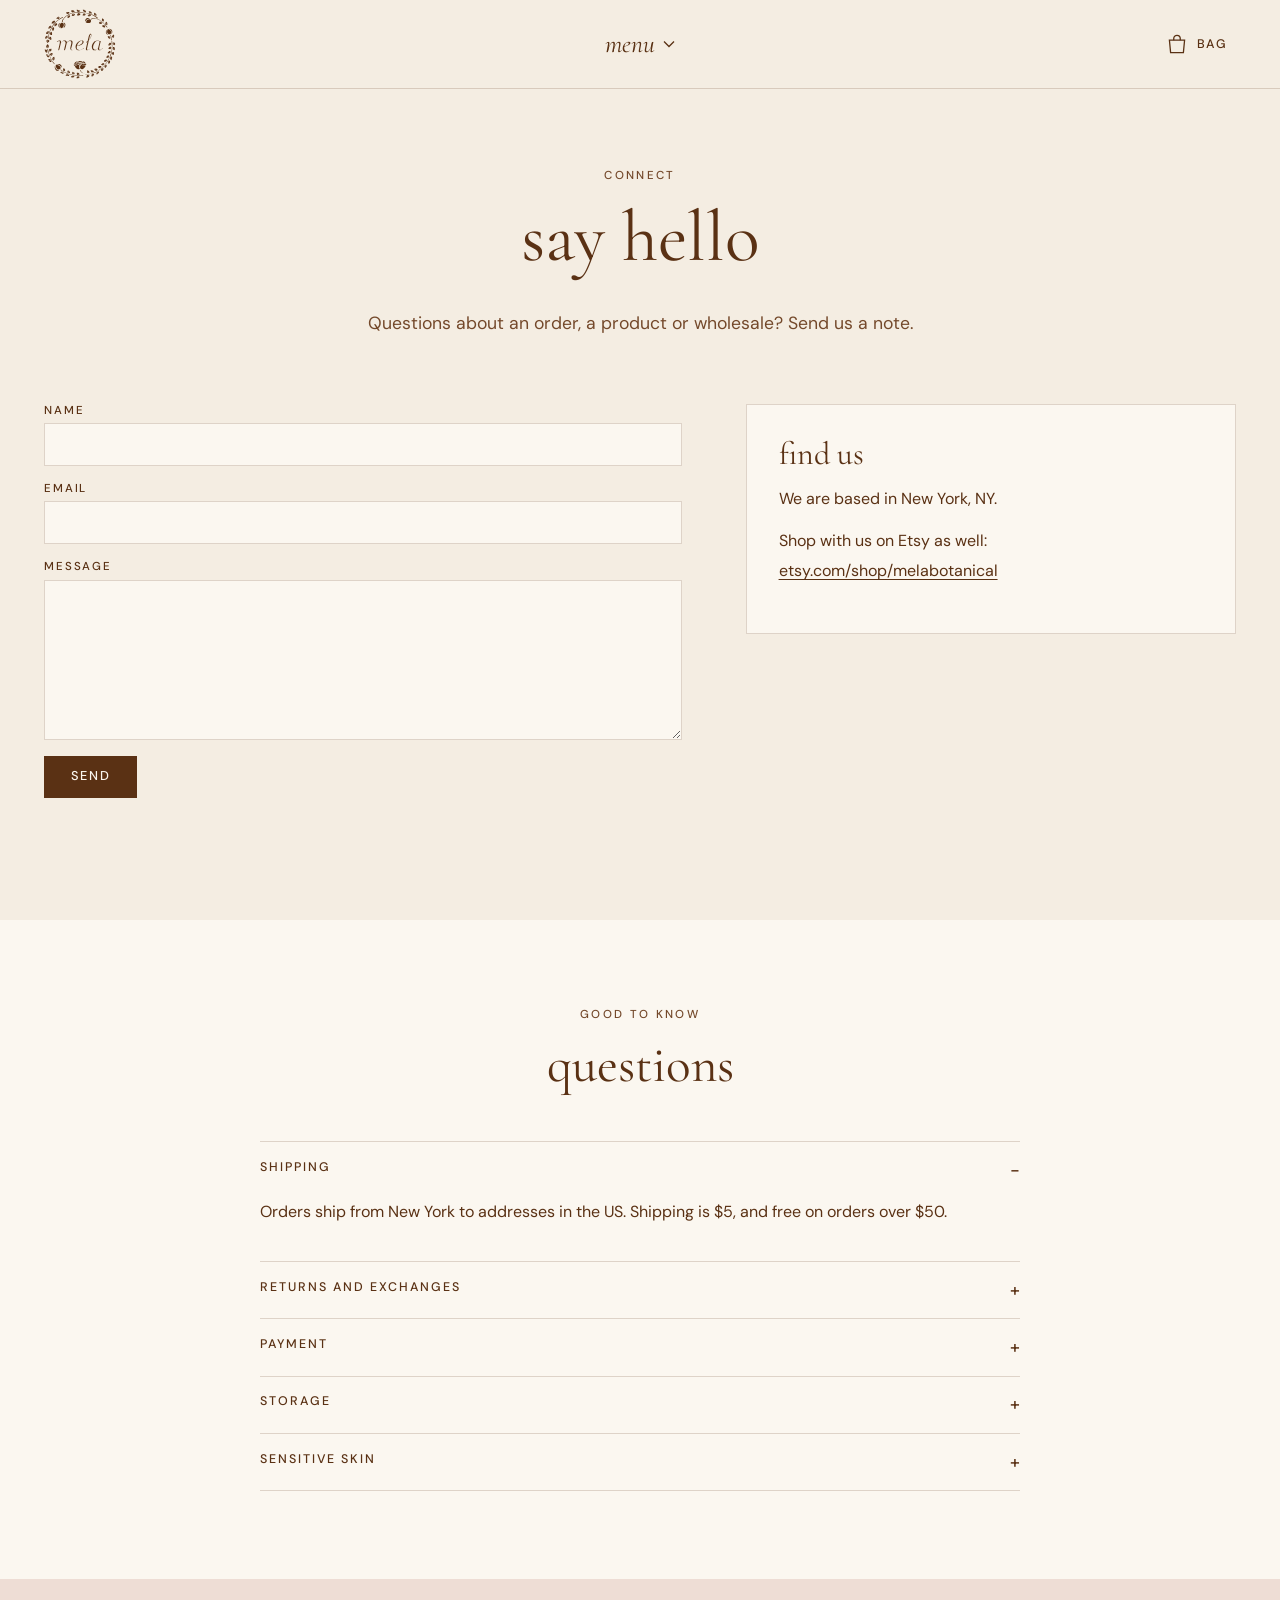
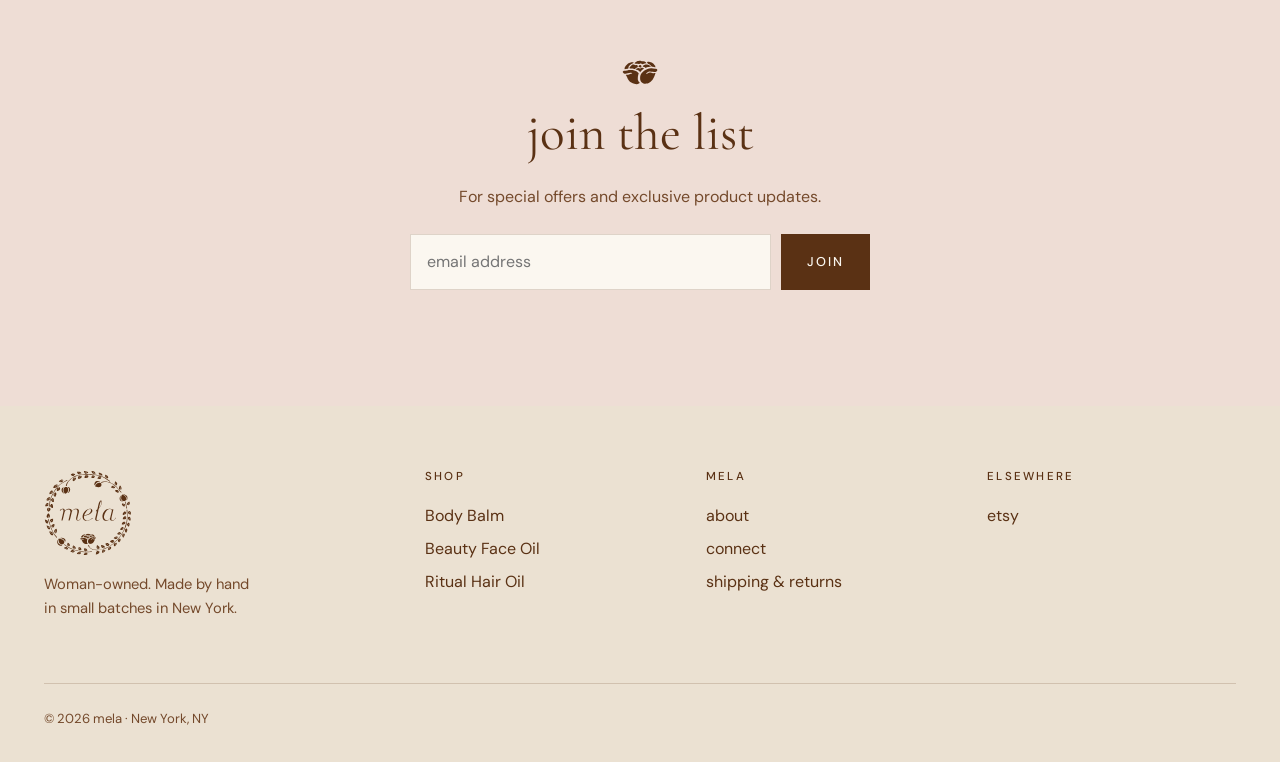
<file: public/connect.html>
<!DOCTYPE html>
<html lang="en">
<head>
<meta charset="utf-8">
<meta name="viewport" content="width=device-width, initial-scale=1">
<title>connect | mela</title>
<meta name="description" content="Get in touch with mela about an order, a product or wholesale.">
<meta name="theme-color" content="#F4EDE2">
<link rel="icon" href="favicon.svg" type="image/svg+xml">
<link rel="icon" href="favicon-32.png" sizes="32x32" type="image/png">
<link rel="apple-touch-icon" href="apple-touch-icon.png">
<link rel="preload" href="fonts/cormorant-garamond-latin-400-normal.woff2" as="font" type="font/woff2" crossorigin>
<link rel="stylesheet" href="css/styles.css">
<script src="js/main.js" defer></script>
</head>
<body data-page="connect">
<a class="skip" href="#main">Skip to content</a>
<header class="site-header">
  <div class="header-inner">
    <a class="brand" href="./" aria-label="mela home"><img src="images/logo.svg" alt="mela" width="72" height="70"></a>
    <nav class="menu" aria-label="Main">
      <button class="menu-toggle" type="button" aria-expanded="false" aria-controls="menu-list">menu<svg class="chev" viewBox="0 0 12 8" aria-hidden="true"><path d="M1 1.5l5 5 5-5" fill="none" stroke="currentColor" stroke-width="1.3"/></svg></button>
      <ul class="menu-list" id="menu-list">
        <li><a href="shop">shop</a></li>
        <li><a href="about">about</a></li>
        <li><a href="connect">connect</a></li>
      </ul>
    </nav>
    <button class="cart-toggle" type="button" data-open-cart aria-label="Open shopping bag">
      <svg viewBox="0 0 24 24" fill="none" stroke="currentColor" stroke-width="1.2" aria-hidden="true"><path d="M5 8.5h14l-1.1 11.5H6.1L5 8.5z"/><path d="M9 8.5V7a3 3 0 0 1 6 0v1.5"/></svg>
      <span class="cart-label">bag</span><span class="cart-count" hidden>0</span>
    </button>
  </div>
</header>
<main id="main">

<section class="page-intro narrow">
  <span class="eyebrow">connect</span>
  <h1>say hello</h1>
  <p>Questions about an order, a product or wholesale? Send us a note.</p>
</section>
<section class="wrap" style="padding-bottom:5rem">
  <div class="connect-grid">
    <form class="contact-form">
      <label>Name<input class="field" type="text" name="name" autocomplete="name" required></label>
      <label>Email<input class="field" type="email" name="email" autocomplete="email" required></label>
      <label>Message<textarea class="field" name="message" required maxlength="5000"></textarea></label>
      <input class="hp" type="text" name="company" tabindex="-1" autocomplete="off" aria-hidden="true">
      <button class="btn" type="submit">send</button>
      <p class="form-msg" role="status"></p>
    </form>
    <aside class="aside-card">
      <h2>find us</h2>
      <p>We are based in New York, NY.</p>
      <p>Shop with us on Etsy as well:<br><a href="https://www.etsy.com/shop/melabotanical" target="_blank" rel="noopener">etsy.com/shop/melabotanical</a></p>
    </aside>
  </div>
</section>
<section class="section band-cream" id="questions">
  <div class="wrap">
    <div class="section-head"><span class="eyebrow">good to know</span><h2>questions</h2></div>
    <div class="faq">
      <details open><summary>shipping</summary><div class="details-body"><p>Orders ship from New York to addresses in the US. Shipping is $5, and free on orders over $50.</p></div></details>
      <details><summary>returns and exchanges</summary><div class="details-body"><p>We accept returns and exchanges within 30 days of delivery. The buyer pays return shipping, and items need to come back in their original condition. Send us a note above to start a return.</p></div></details>
      <details><summary>payment</summary><div class="details-body"><p>Checkout runs through Stripe and accepts Visa, Mastercard, American Express, Discover, Apple Pay and Google Pay. Your card details go straight to Stripe and are never stored on our site.</p></div></details>
      <details><summary>storage</summary><div class="details-body"><p>Keep your balm and oils somewhere cool and out of direct sun. The amber glass helps, but heat and light can still change natural oils over time.</p></div></details>
      <details><summary>sensitive skin</summary><div class="details-body"><p>Each product page lists every ingredient. The Body Balm has no added fragrance and contains beeswax. The face and hair oils contain essential oils. If you have sensitive skin or allergies, try a small amount on your inner arm first.</p></div></details>
    </div>
  </div>
</section>
</main>
<section class="join-band" id="join" aria-labelledby="join-footer-title">
  <img class="emblem" src="images/rose.svg" alt="" width="38" height="26">
  <h2 id="join-footer-title">join the list</h2>
  <p>For special offers and exclusive product updates.</p>
  <form class="join-form" data-source="footer">
    <label class="sr-only" for="join-footer-email">Email address</label>
    <input id="join-footer-email" type="email" name="email" placeholder="email address" autocomplete="email" required>
    <input class="hp" type="text" name="company" tabindex="-1" autocomplete="off" aria-hidden="true">
    <button class="btn" type="submit">join</button>
    <p class="form-msg" role="status"></p>
  </form>
</section>
<footer class="site-footer">
  <div class="footer-inner">
    <div class="footer-brand">
      <img src="images/logo.svg" alt="mela" width="88" height="86">
      <p>Woman-owned. Made by hand<br>in small batches in New York.</p>
    </div>
    <nav aria-label="Products"><h3>shop</h3><a href="body-balm">Body Balm</a><a href="face-oil">Beauty Face Oil</a><a href="hair-oil">Ritual Hair Oil</a></nav>
    <nav aria-label="About mela"><h3>mela</h3><a href="about">about</a><a href="connect">connect</a><a href="connect#questions">shipping &amp; returns</a></nav>
    <nav aria-label="Elsewhere"><h3>elsewhere</h3><a href="https://www.etsy.com/shop/melabotanical" target="_blank" rel="noopener">etsy</a></nav>
  </div>
  <p class="footer-base">&copy; <span data-year>2026</span> mela &middot; New York, NY</p>
</footer>
</body>
</html>
</file>
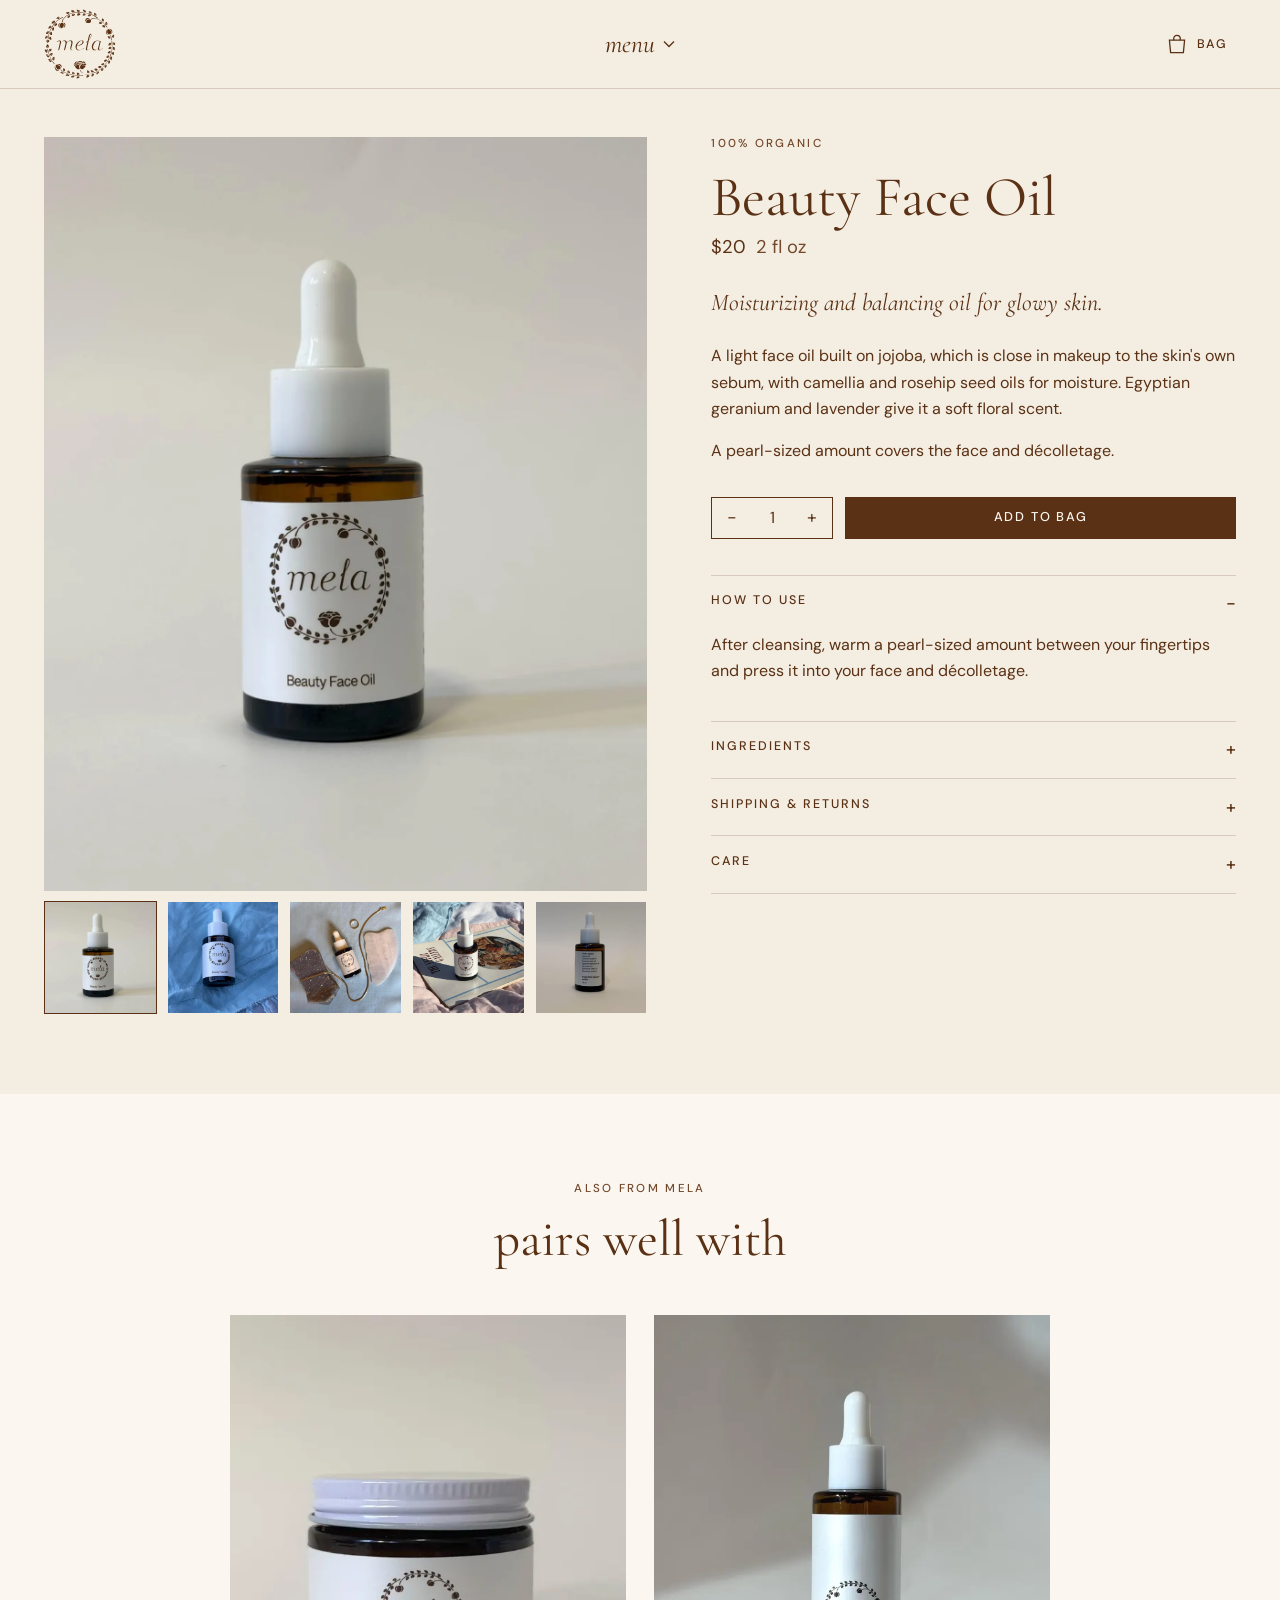
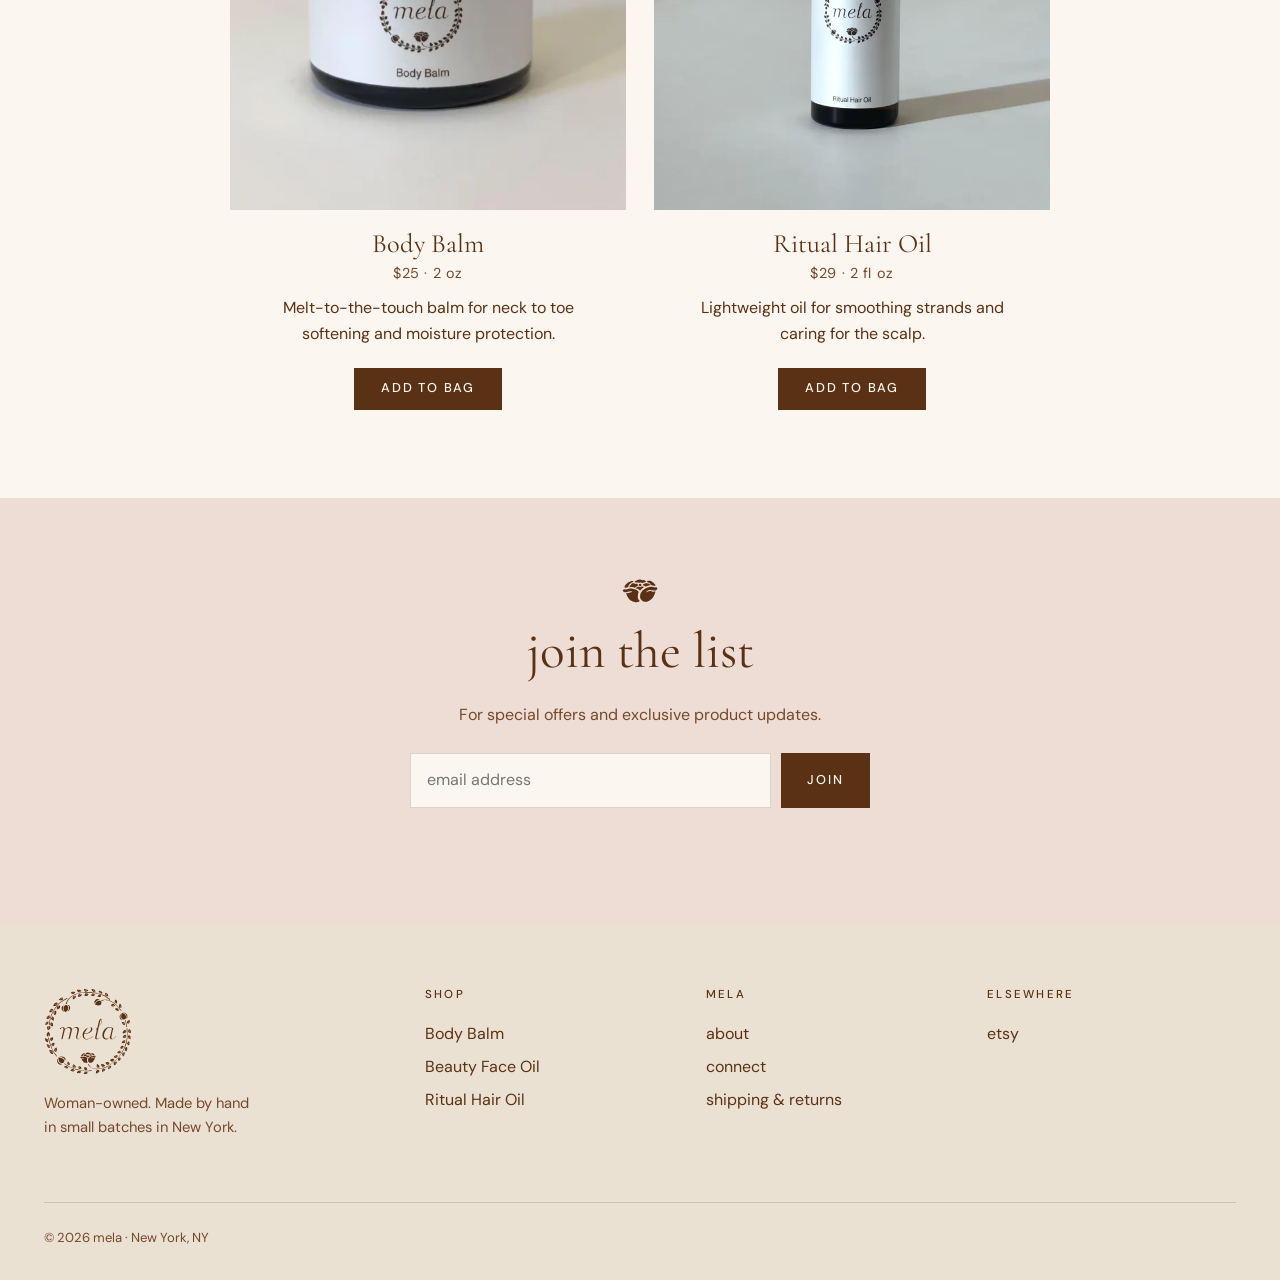
<file: public/face-oil.html>
<!DOCTYPE html>
<html lang="en">
<head>
<meta charset="utf-8">
<meta name="viewport" content="width=device-width, initial-scale=1">
<title>Beauty Face Oil | mela</title>
<meta name="description" content="Organic face oil with jojoba, camellia, rosehip and Egyptian geranium. Moisturizing and balancing. Handmade in small batches in New York.">
<meta name="theme-color" content="#F4EDE2">
<link rel="icon" href="favicon.svg" type="image/svg+xml">
<link rel="icon" href="favicon-32.png" sizes="32x32" type="image/png">
<link rel="apple-touch-icon" href="apple-touch-icon.png">
<link rel="preload" href="fonts/cormorant-garamond-latin-400-normal.woff2" as="font" type="font/woff2" crossorigin>
<link rel="stylesheet" href="css/styles.css">
<script src="js/main.js" defer></script>
<script type="application/ld+json">{"@context": "https://schema.org", "@type": "Product", "name": "Beauty Face Oil", "brand": {"@type": "Brand", "name": "mela"}, "description": "Moisturizing and balancing oil for glowy skin.", "image": ["images/face-oil-studio-1400.webp", "images/face-oil-blue-linen-1400.webp", "images/face-oil-gua-sha-1400.webp"], "offers": {"@type": "Offer", "price": "20.00", "priceCurrency": "USD", "availability": "https://schema.org/InStock"}}</script>
</head>
<body data-page="product">
<a class="skip" href="#main">Skip to content</a>
<header class="site-header">
  <div class="header-inner">
    <a class="brand" href="./" aria-label="mela home"><img src="images/logo.svg" alt="mela" width="72" height="70"></a>
    <nav class="menu" aria-label="Main">
      <button class="menu-toggle" type="button" aria-expanded="false" aria-controls="menu-list">menu<svg class="chev" viewBox="0 0 12 8" aria-hidden="true"><path d="M1 1.5l5 5 5-5" fill="none" stroke="currentColor" stroke-width="1.3"/></svg></button>
      <ul class="menu-list" id="menu-list">
        <li><a href="shop">shop</a></li>
        <li><a href="about">about</a></li>
        <li><a href="connect">connect</a></li>
      </ul>
    </nav>
    <button class="cart-toggle" type="button" data-open-cart aria-label="Open shopping bag">
      <svg viewBox="0 0 24 24" fill="none" stroke="currentColor" stroke-width="1.2" aria-hidden="true"><path d="M5 8.5h14l-1.1 11.5H6.1L5 8.5z"/><path d="M9 8.5V7a3 3 0 0 1 6 0v1.5"/></svg>
      <span class="cart-label">bag</span><span class="cart-count" hidden>0</span>
    </button>
  </div>
</header>
<main id="main">

<section class="wrap product-page">
  <div class="pp-gallery">
    <div class="pp-main"><img src="images/face-oil-studio-1400.webp" srcset="images/face-oil-studio-700.webp 700w, images/face-oil-studio-1400.webp 1400w" sizes="(max-width: 960px) 100vw, 55vw" width="1400" height="1650" alt="Beauty Face Oil in an amber glass dropper bottle" fetchpriority="high" decoding="async"></div>
    <div class="pp-thumbs"><button type="button" data-src="images/face-oil-studio-1400.webp" data-srcset="images/face-oil-studio-700.webp 700w, images/face-oil-studio-1400.webp 1400w" aria-current="true" aria-label="Show photo 1"><img src="images/face-oil-studio-700.webp" alt="Beauty Face Oil in an amber glass dropper bottle" width="120" height="120" loading="lazy"></button><button type="button" data-src="images/face-oil-blue-linen-1400.webp" data-srcset="images/face-oil-blue-linen-700.webp 700w, images/face-oil-blue-linen-1400.webp 1400w" aria-current="false" aria-label="Show photo 2"><img src="images/face-oil-blue-linen-700.webp" alt="Beauty Face Oil bottle on blue linen" width="120" height="120" loading="lazy"></button><button type="button" data-src="images/face-oil-gua-sha-1400.webp" data-srcset="images/face-oil-gua-sha-700.webp 700w, images/face-oil-gua-sha-1400.webp 1400w" aria-current="false" aria-label="Show photo 3"><img src="images/face-oil-gua-sha-700.webp" alt="Beauty Face Oil with a rose quartz gua sha and gold jewelry" width="120" height="120" loading="lazy"></button><button type="button" data-src="images/face-oil-book-1400.webp" data-srcset="images/face-oil-book-700.webp 700w, images/face-oil-book-1400.webp 1400w" aria-current="false" aria-label="Show photo 4"><img src="images/face-oil-book-700.webp" alt="Beauty Face Oil standing on an open art book" width="120" height="120" loading="lazy"></button><button type="button" data-src="images/face-oil-back-ingredients-1400.webp" data-srcset="images/face-oil-back-ingredients-700.webp 700w, images/face-oil-back-ingredients-1400.webp 1400w" aria-current="false" aria-label="Show photo 5"><img src="images/face-oil-back-ingredients-700.webp" alt="Back label of the Beauty Face Oil listing its ingredients" width="120" height="120" loading="lazy"></button></div>
  </div>
  <div class="pp-info">
    <span class="eyebrow">100% organic</span>
    <h1>Beauty Face Oil</h1>
    <p class="pp-price"><span data-price="face-oil">$20</span><span class="muted">2 fl oz</span></p>
    <p class="pp-lede">Moisturizing and balancing oil for glowy skin.</p>
    <p>A light face oil built on jojoba, which is close in makeup to the skin&#39;s own sebum, with camellia and rosehip seed oils for moisture. Egyptian geranium and lavender give it a soft floral scent.</p><p>A pearl-sized amount covers the face and d&eacute;colletage.</p>
    <div class="buy-row">
      <div class="stepper">
        <button type="button" data-step-for="#qty" data-delta="-1" aria-label="Decrease quantity">&minus;</button>
        <input id="qty" type="number" min="1" max="20" value="1" aria-label="Quantity">
        <button type="button" data-step-for="#qty" data-delta="1" aria-label="Increase quantity">+</button>
      </div>
      <button class="btn" type="button" data-add="face-oil" data-qty-input="#qty">add to bag</button>
    </div>
    <details open><summary>how to use</summary><div class="details-body"><p>After cleansing, warm a pearl-sized amount between your fingertips and press it into your face and d&eacute;colletage.</p></div></details>
    <details><summary>ingredients</summary><div class="details-body"><p>100% organic: Jojoba oil, Camellia seed oil, Rosehip seed oil, Egyptian geranium oil, Lavender oil, Sunflower seed oil, Rosemary extract.</p></div></details>
    <details><summary>shipping &amp; returns</summary><div class="details-body"><p>Ships from New York. $5 shipping in the US, free on orders over $50. Returns and exchanges are accepted within 30 days of delivery; the buyer pays return shipping.</p></div></details>
    <details><summary>care</summary><div class="details-body"><p>Protect from heat and sunlight. Store somewhere cool and dark. If you have sensitive skin, try a small amount on your inner arm first.</p></div></details>
  </div>
</section>
<section class="section band-cream">
  <div class="wrap">
    <div class="section-head"><span class="eyebrow">also from mela</span><h2>pairs well with</h2></div>
    <div class="product-grid two">
      <article class="product-card">
        <a class="pc-media" href="body-balm" aria-label="Body Balm">
          <img class="pc-main" src="images/balm-studio-1400.webp" srcset="images/balm-studio-700.webp 700w, images/balm-studio-1400.webp 1400w" sizes="(max-width: 720px) 90vw, 33vw" width="1400" height="1428" alt="Body Balm in an amber glass jar" loading="lazy" decoding="async">
          <img class="pc-alt" src="images/balm-pink-linen-1400.webp" srcset="images/balm-pink-linen-700.webp 700w, images/balm-pink-linen-1400.webp 1400w" sizes="(max-width: 720px) 90vw, 33vw" width="1400" height="1401" alt="" loading="lazy" decoding="async">
        </a>
        <h3><a href="body-balm">Body Balm</a></h3>
        <p class="pc-meta"><span data-price="body-balm">$25</span> &middot; 2 oz</p>
        <p class="pc-desc">Melt-to-the-touch balm for neck to toe softening and moisture protection.</p>
        <button class="btn" type="button" data-add="body-balm">add to bag</button>
      </article>
      <article class="product-card">
        <a class="pc-media" href="hair-oil" aria-label="Ritual Hair Oil">
          <img class="pc-main" src="images/hair-oil-studio-1400.webp" srcset="images/hair-oil-studio-700.webp 700w, images/hair-oil-studio-1400.webp 1400w" sizes="(max-width: 720px) 90vw, 33vw" width="1400" height="1817" alt="Ritual Hair Oil in an amber glass dropper bottle" loading="lazy" decoding="async">
          <img class="pc-alt" src="images/hair-oil-pink-linen-1400.webp" srcset="images/hair-oil-pink-linen-700.webp 700w, images/hair-oil-pink-linen-1400.webp 1400w" sizes="(max-width: 720px) 90vw, 33vw" width="1400" height="1866" alt="" loading="lazy" decoding="async">
        </a>
        <h3><a href="hair-oil">Ritual Hair Oil</a></h3>
        <p class="pc-meta"><span data-price="hair-oil">$29</span> &middot; 2 fl oz</p>
        <p class="pc-desc">Lightweight oil for smoothing strands and caring for the scalp.</p>
        <button class="btn" type="button" data-add="hair-oil">add to bag</button>
      </article>
    </div>
  </div>
</section>
</main>
<section class="join-band" id="join" aria-labelledby="join-footer-title">
  <img class="emblem" src="images/rose.svg" alt="" width="38" height="26">
  <h2 id="join-footer-title">join the list</h2>
  <p>For special offers and exclusive product updates.</p>
  <form class="join-form" data-source="footer">
    <label class="sr-only" for="join-footer-email">Email address</label>
    <input id="join-footer-email" type="email" name="email" placeholder="email address" autocomplete="email" required>
    <input class="hp" type="text" name="company" tabindex="-1" autocomplete="off" aria-hidden="true">
    <button class="btn" type="submit">join</button>
    <p class="form-msg" role="status"></p>
  </form>
</section>
<footer class="site-footer">
  <div class="footer-inner">
    <div class="footer-brand">
      <img src="images/logo.svg" alt="mela" width="88" height="86">
      <p>Woman-owned. Made by hand<br>in small batches in New York.</p>
    </div>
    <nav aria-label="Products"><h3>shop</h3><a href="body-balm">Body Balm</a><a href="face-oil">Beauty Face Oil</a><a href="hair-oil">Ritual Hair Oil</a></nav>
    <nav aria-label="About mela"><h3>mela</h3><a href="about">about</a><a href="connect">connect</a><a href="connect#questions">shipping &amp; returns</a></nav>
    <nav aria-label="Elsewhere"><h3>elsewhere</h3><a href="https://www.etsy.com/shop/melabotanical" target="_blank" rel="noopener">etsy</a></nav>
  </div>
  <p class="footer-base">&copy; <span data-year>2026</span> mela &middot; New York, NY</p>
</footer>
</body>
</html>
</file>
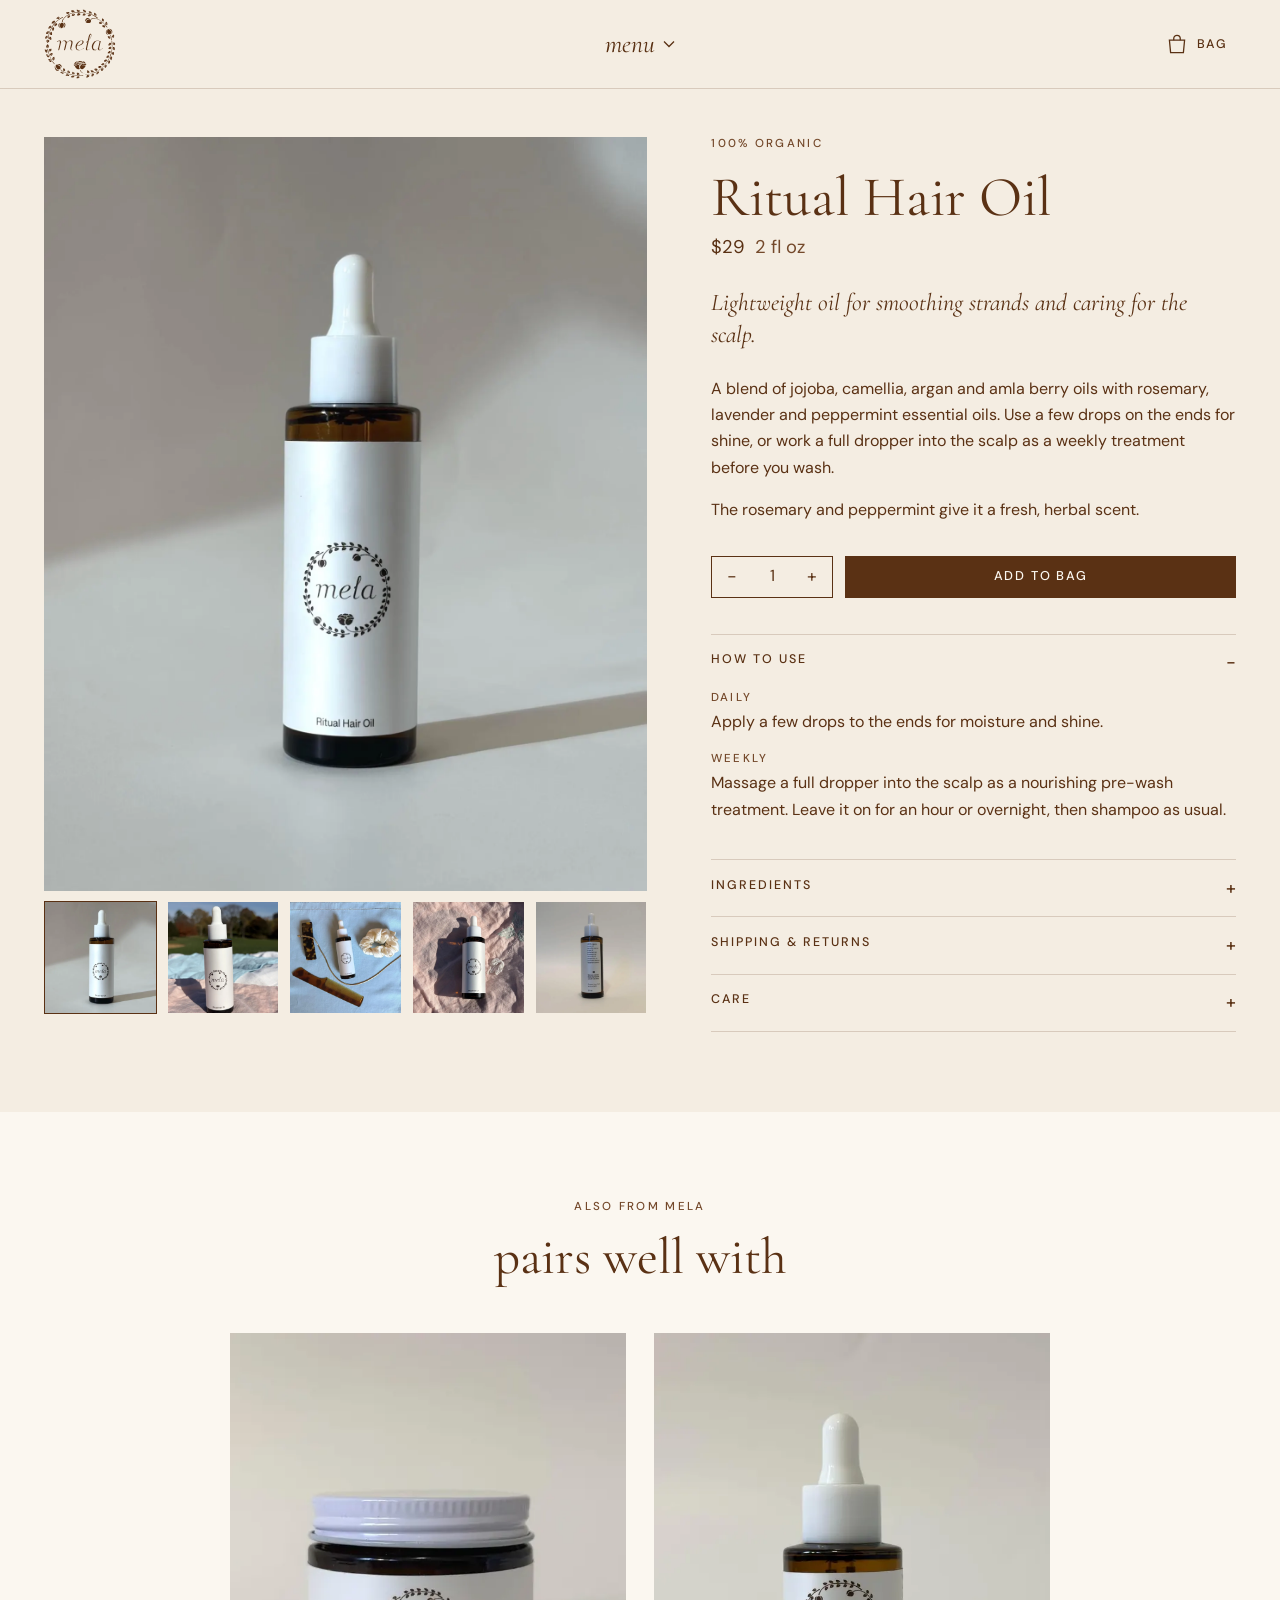
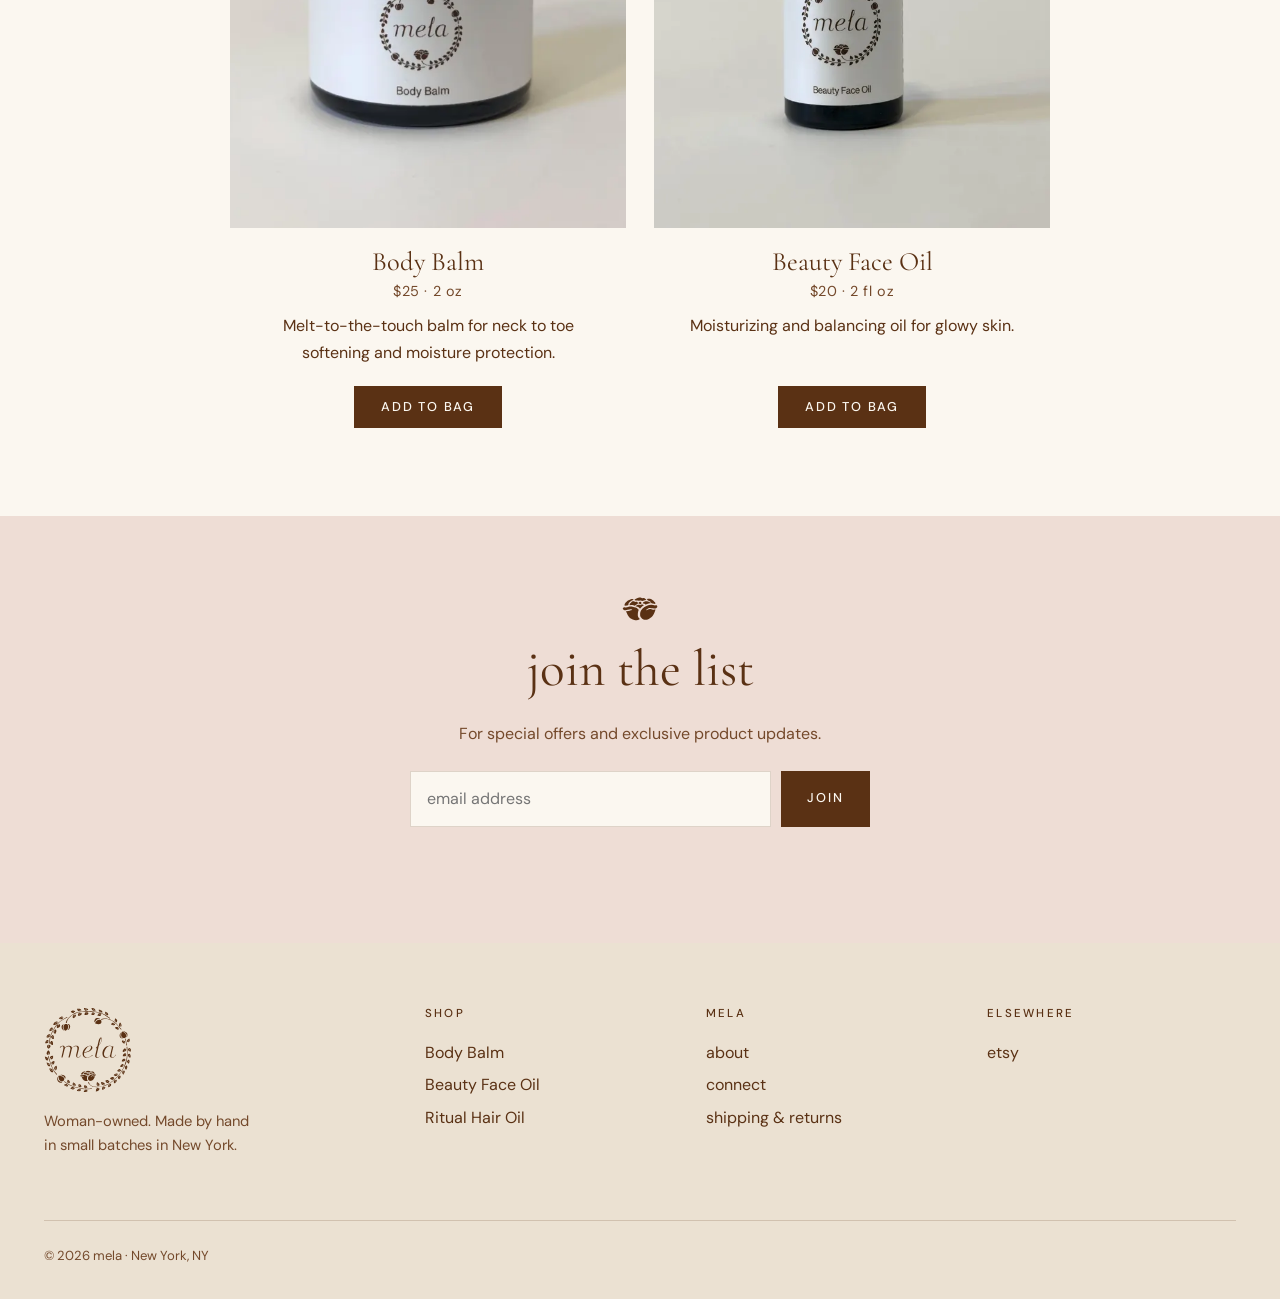
<file: public/hair-oil.html>
<!DOCTYPE html>
<html lang="en">
<head>
<meta charset="utf-8">
<meta name="viewport" content="width=device-width, initial-scale=1">
<title>Ritual Hair Oil | mela</title>
<meta name="description" content="Organic hair and scalp oil with jojoba, camellia, argan, amla and rosemary. Handmade in small batches in New York.">
<meta name="theme-color" content="#F4EDE2">
<link rel="icon" href="favicon.svg" type="image/svg+xml">
<link rel="icon" href="favicon-32.png" sizes="32x32" type="image/png">
<link rel="apple-touch-icon" href="apple-touch-icon.png">
<link rel="preload" href="fonts/cormorant-garamond-latin-400-normal.woff2" as="font" type="font/woff2" crossorigin>
<link rel="stylesheet" href="css/styles.css">
<script src="js/main.js" defer></script>
<script type="application/ld+json">{"@context": "https://schema.org", "@type": "Product", "name": "Ritual Hair Oil", "brand": {"@type": "Brand", "name": "mela"}, "description": "Lightweight oil for smoothing strands and caring for the scalp.", "image": ["images/hair-oil-studio-1400.webp", "images/hair-oil-park-1400.webp", "images/hair-oil-comb-1400.webp"], "offers": {"@type": "Offer", "price": "29.00", "priceCurrency": "USD", "availability": "https://schema.org/InStock"}}</script>
</head>
<body data-page="product">
<a class="skip" href="#main">Skip to content</a>
<header class="site-header">
  <div class="header-inner">
    <a class="brand" href="./" aria-label="mela home"><img src="images/logo.svg" alt="mela" width="72" height="70"></a>
    <nav class="menu" aria-label="Main">
      <button class="menu-toggle" type="button" aria-expanded="false" aria-controls="menu-list">menu<svg class="chev" viewBox="0 0 12 8" aria-hidden="true"><path d="M1 1.5l5 5 5-5" fill="none" stroke="currentColor" stroke-width="1.3"/></svg></button>
      <ul class="menu-list" id="menu-list">
        <li><a href="shop">shop</a></li>
        <li><a href="about">about</a></li>
        <li><a href="connect">connect</a></li>
      </ul>
    </nav>
    <button class="cart-toggle" type="button" data-open-cart aria-label="Open shopping bag">
      <svg viewBox="0 0 24 24" fill="none" stroke="currentColor" stroke-width="1.2" aria-hidden="true"><path d="M5 8.5h14l-1.1 11.5H6.1L5 8.5z"/><path d="M9 8.5V7a3 3 0 0 1 6 0v1.5"/></svg>
      <span class="cart-label">bag</span><span class="cart-count" hidden>0</span>
    </button>
  </div>
</header>
<main id="main">

<section class="wrap product-page">
  <div class="pp-gallery">
    <div class="pp-main"><img src="images/hair-oil-studio-1400.webp" srcset="images/hair-oil-studio-700.webp 700w, images/hair-oil-studio-1400.webp 1400w" sizes="(max-width: 960px) 100vw, 55vw" width="1400" height="1817" alt="Ritual Hair Oil in an amber glass dropper bottle" fetchpriority="high" decoding="async"></div>
    <div class="pp-thumbs"><button type="button" data-src="images/hair-oil-studio-1400.webp" data-srcset="images/hair-oil-studio-700.webp 700w, images/hair-oil-studio-1400.webp 1400w" aria-current="true" aria-label="Show photo 1"><img src="images/hair-oil-studio-700.webp" alt="Ritual Hair Oil in an amber glass dropper bottle" width="120" height="120" loading="lazy"></button><button type="button" data-src="images/hair-oil-park-1400.webp" data-srcset="images/hair-oil-park-700.webp 700w, images/hair-oil-park-1400.webp 1400w" aria-current="false" aria-label="Show photo 2"><img src="images/hair-oil-park-700.webp" alt="Ritual Hair Oil on a blanket in the park" width="120" height="120" loading="lazy"></button><button type="button" data-src="images/hair-oil-comb-1400.webp" data-srcset="images/hair-oil-comb-700.webp 700w, images/hair-oil-comb-1400.webp 1400w" aria-current="false" aria-label="Show photo 3"><img src="images/hair-oil-comb-700.webp" alt="Ritual Hair Oil with a tortoiseshell comb, hair clip and silk scrunchie" width="120" height="120" loading="lazy"></button><button type="button" data-src="images/hair-oil-pink-linen-1400.webp" data-srcset="images/hair-oil-pink-linen-700.webp 700w, images/hair-oil-pink-linen-1400.webp 1400w" aria-current="false" aria-label="Show photo 4"><img src="images/hair-oil-pink-linen-700.webp" alt="Ritual Hair Oil bottle on pink linen" width="120" height="120" loading="lazy"></button><button type="button" data-src="images/hair-oil-back-ingredients-1400.webp" data-srcset="images/hair-oil-back-ingredients-700.webp 700w, images/hair-oil-back-ingredients-1400.webp 1400w" aria-current="false" aria-label="Show photo 5"><img src="images/hair-oil-back-ingredients-700.webp" alt="Back label of the Ritual Hair Oil listing its ingredients" width="120" height="120" loading="lazy"></button></div>
  </div>
  <div class="pp-info">
    <span class="eyebrow">100% organic</span>
    <h1>Ritual Hair Oil</h1>
    <p class="pp-price"><span data-price="hair-oil">$29</span><span class="muted">2 fl oz</span></p>
    <p class="pp-lede">Lightweight oil for smoothing strands and caring for the scalp.</p>
    <p>A blend of jojoba, camellia, argan and amla berry oils with rosemary, lavender and peppermint essential oils. Use a few drops on the ends for shine, or work a full dropper into the scalp as a weekly treatment before you wash.</p><p>The rosemary and peppermint give it a fresh, herbal scent.</p>
    <div class="buy-row">
      <div class="stepper">
        <button type="button" data-step-for="#qty" data-delta="-1" aria-label="Decrease quantity">&minus;</button>
        <input id="qty" type="number" min="1" max="20" value="1" aria-label="Quantity">
        <button type="button" data-step-for="#qty" data-delta="1" aria-label="Increase quantity">+</button>
      </div>
      <button class="btn" type="button" data-add="hair-oil" data-qty-input="#qty">add to bag</button>
    </div>
    <details open><summary>how to use</summary><div class="details-body"><span class="when">daily</span><p>Apply a few drops to the ends for moisture and shine.</p><span class="when">weekly</span><p>Massage a full dropper into the scalp as a nourishing pre-wash treatment. Leave it on for an hour or overnight, then shampoo as usual.</p></div></details>
    <details><summary>ingredients</summary><div class="details-body"><p>100% organic: Jojoba oil, Camellia seed oil, Argan oil, Amla berry oil, Rosemary oil, Lavender oil, Peppermint oil, Sunflower seed oil, Rosemary extract.</p></div></details>
    <details><summary>shipping &amp; returns</summary><div class="details-body"><p>Ships from New York. $5 shipping in the US, free on orders over $50. Returns and exchanges are accepted within 30 days of delivery; the buyer pays return shipping.</p></div></details>
    <details><summary>care</summary><div class="details-body"><p>Protect from heat and sunlight. Store somewhere cool and dark. If you have sensitive skin, try a small amount on your inner arm first.</p></div></details>
  </div>
</section>
<section class="section band-cream">
  <div class="wrap">
    <div class="section-head"><span class="eyebrow">also from mela</span><h2>pairs well with</h2></div>
    <div class="product-grid two">
      <article class="product-card">
        <a class="pc-media" href="body-balm" aria-label="Body Balm">
          <img class="pc-main" src="images/balm-studio-1400.webp" srcset="images/balm-studio-700.webp 700w, images/balm-studio-1400.webp 1400w" sizes="(max-width: 720px) 90vw, 33vw" width="1400" height="1428" alt="Body Balm in an amber glass jar" loading="lazy" decoding="async">
          <img class="pc-alt" src="images/balm-pink-linen-1400.webp" srcset="images/balm-pink-linen-700.webp 700w, images/balm-pink-linen-1400.webp 1400w" sizes="(max-width: 720px) 90vw, 33vw" width="1400" height="1401" alt="" loading="lazy" decoding="async">
        </a>
        <h3><a href="body-balm">Body Balm</a></h3>
        <p class="pc-meta"><span data-price="body-balm">$25</span> &middot; 2 oz</p>
        <p class="pc-desc">Melt-to-the-touch balm for neck to toe softening and moisture protection.</p>
        <button class="btn" type="button" data-add="body-balm">add to bag</button>
      </article>
      <article class="product-card">
        <a class="pc-media" href="face-oil" aria-label="Beauty Face Oil">
          <img class="pc-main" src="images/face-oil-studio-1400.webp" srcset="images/face-oil-studio-700.webp 700w, images/face-oil-studio-1400.webp 1400w" sizes="(max-width: 720px) 90vw, 33vw" width="1400" height="1650" alt="Beauty Face Oil in an amber glass dropper bottle" loading="lazy" decoding="async">
          <img class="pc-alt" src="images/face-oil-pink-linen-1400.webp" srcset="images/face-oil-pink-linen-700.webp 700w, images/face-oil-pink-linen-1400.webp 1400w" sizes="(max-width: 720px) 90vw, 33vw" width="1400" height="1401" alt="" loading="lazy" decoding="async">
        </a>
        <h3><a href="face-oil">Beauty Face Oil</a></h3>
        <p class="pc-meta"><span data-price="face-oil">$20</span> &middot; 2 fl oz</p>
        <p class="pc-desc">Moisturizing and balancing oil for glowy skin.</p>
        <button class="btn" type="button" data-add="face-oil">add to bag</button>
      </article>
    </div>
  </div>
</section>
</main>
<section class="join-band" id="join" aria-labelledby="join-footer-title">
  <img class="emblem" src="images/rose.svg" alt="" width="38" height="26">
  <h2 id="join-footer-title">join the list</h2>
  <p>For special offers and exclusive product updates.</p>
  <form class="join-form" data-source="footer">
    <label class="sr-only" for="join-footer-email">Email address</label>
    <input id="join-footer-email" type="email" name="email" placeholder="email address" autocomplete="email" required>
    <input class="hp" type="text" name="company" tabindex="-1" autocomplete="off" aria-hidden="true">
    <button class="btn" type="submit">join</button>
    <p class="form-msg" role="status"></p>
  </form>
</section>
<footer class="site-footer">
  <div class="footer-inner">
    <div class="footer-brand">
      <img src="images/logo.svg" alt="mela" width="88" height="86">
      <p>Woman-owned. Made by hand<br>in small batches in New York.</p>
    </div>
    <nav aria-label="Products"><h3>shop</h3><a href="body-balm">Body Balm</a><a href="face-oil">Beauty Face Oil</a><a href="hair-oil">Ritual Hair Oil</a></nav>
    <nav aria-label="About mela"><h3>mela</h3><a href="about">about</a><a href="connect">connect</a><a href="connect#questions">shipping &amp; returns</a></nav>
    <nav aria-label="Elsewhere"><h3>elsewhere</h3><a href="https://www.etsy.com/shop/melabotanical" target="_blank" rel="noopener">etsy</a></nav>
  </div>
  <p class="footer-base">&copy; <span data-year>2026</span> mela &middot; New York, NY</p>
</footer>
</body>
</html>
</file>
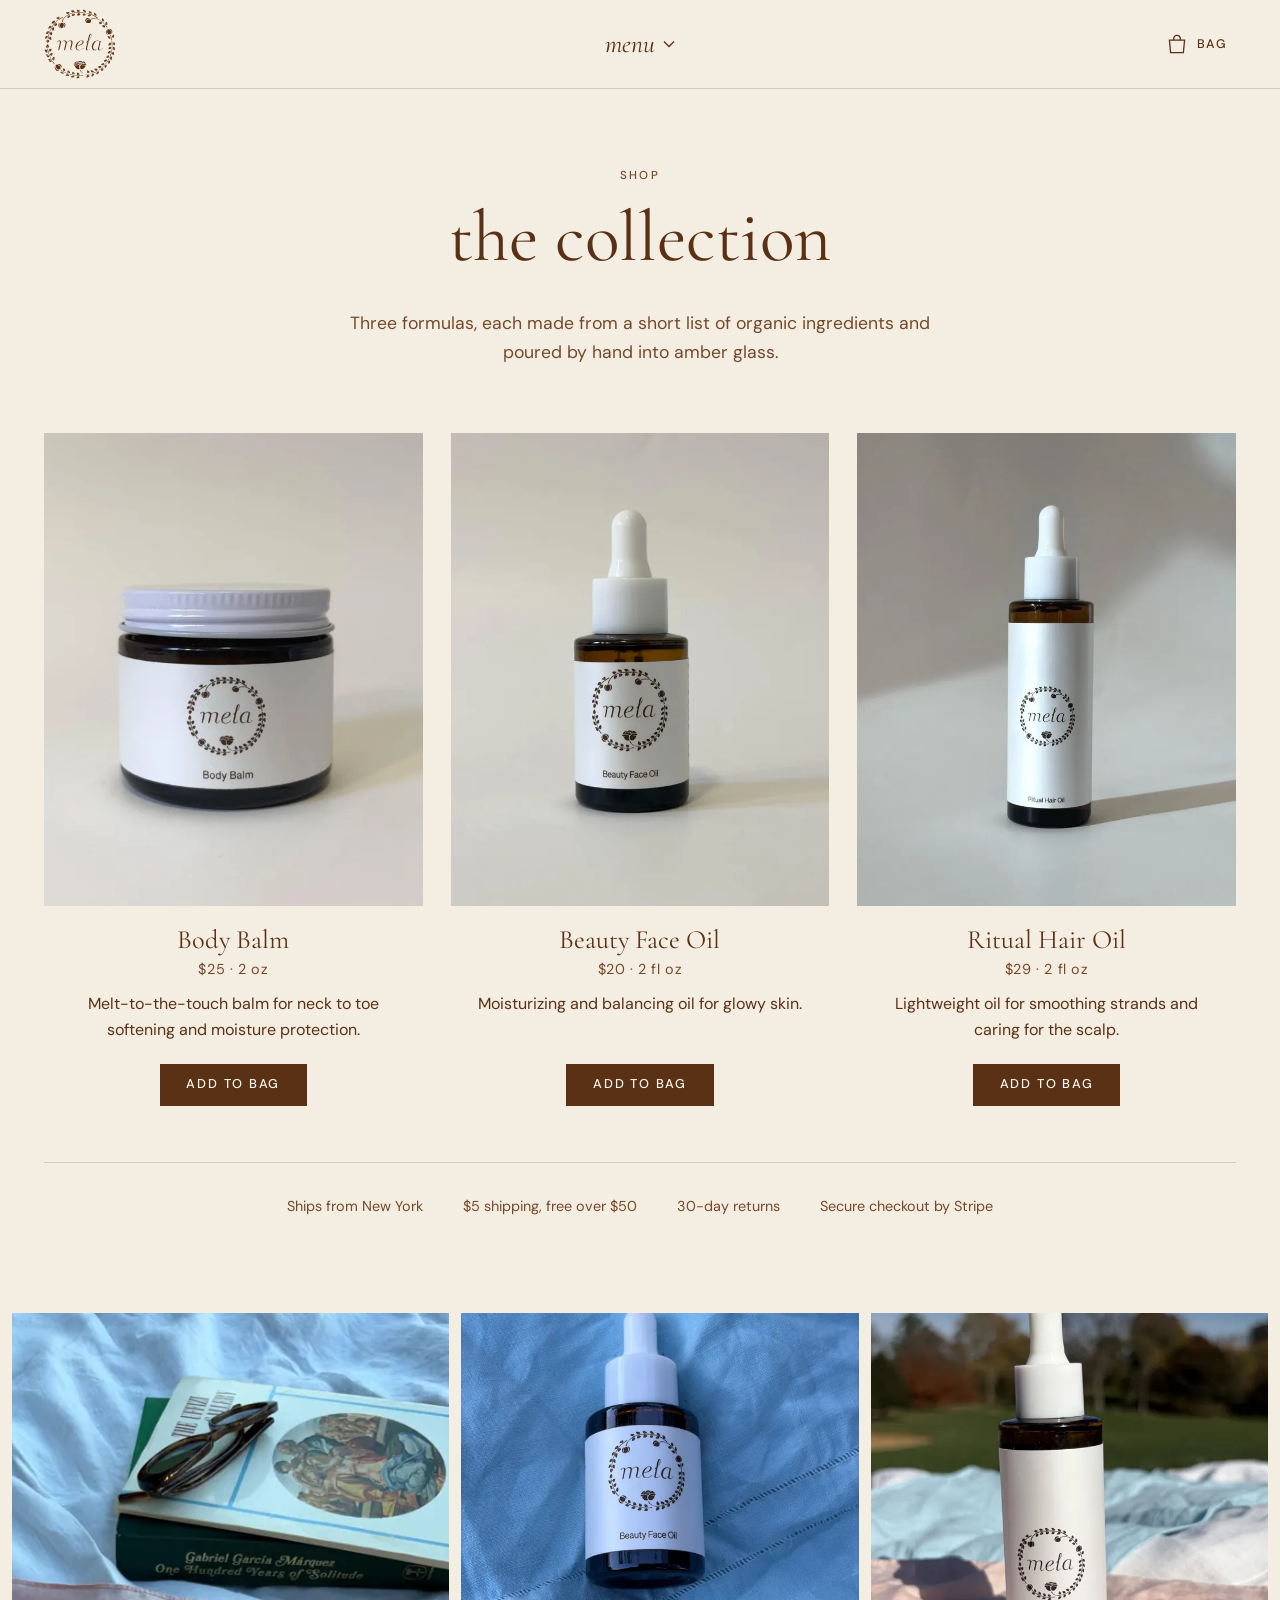
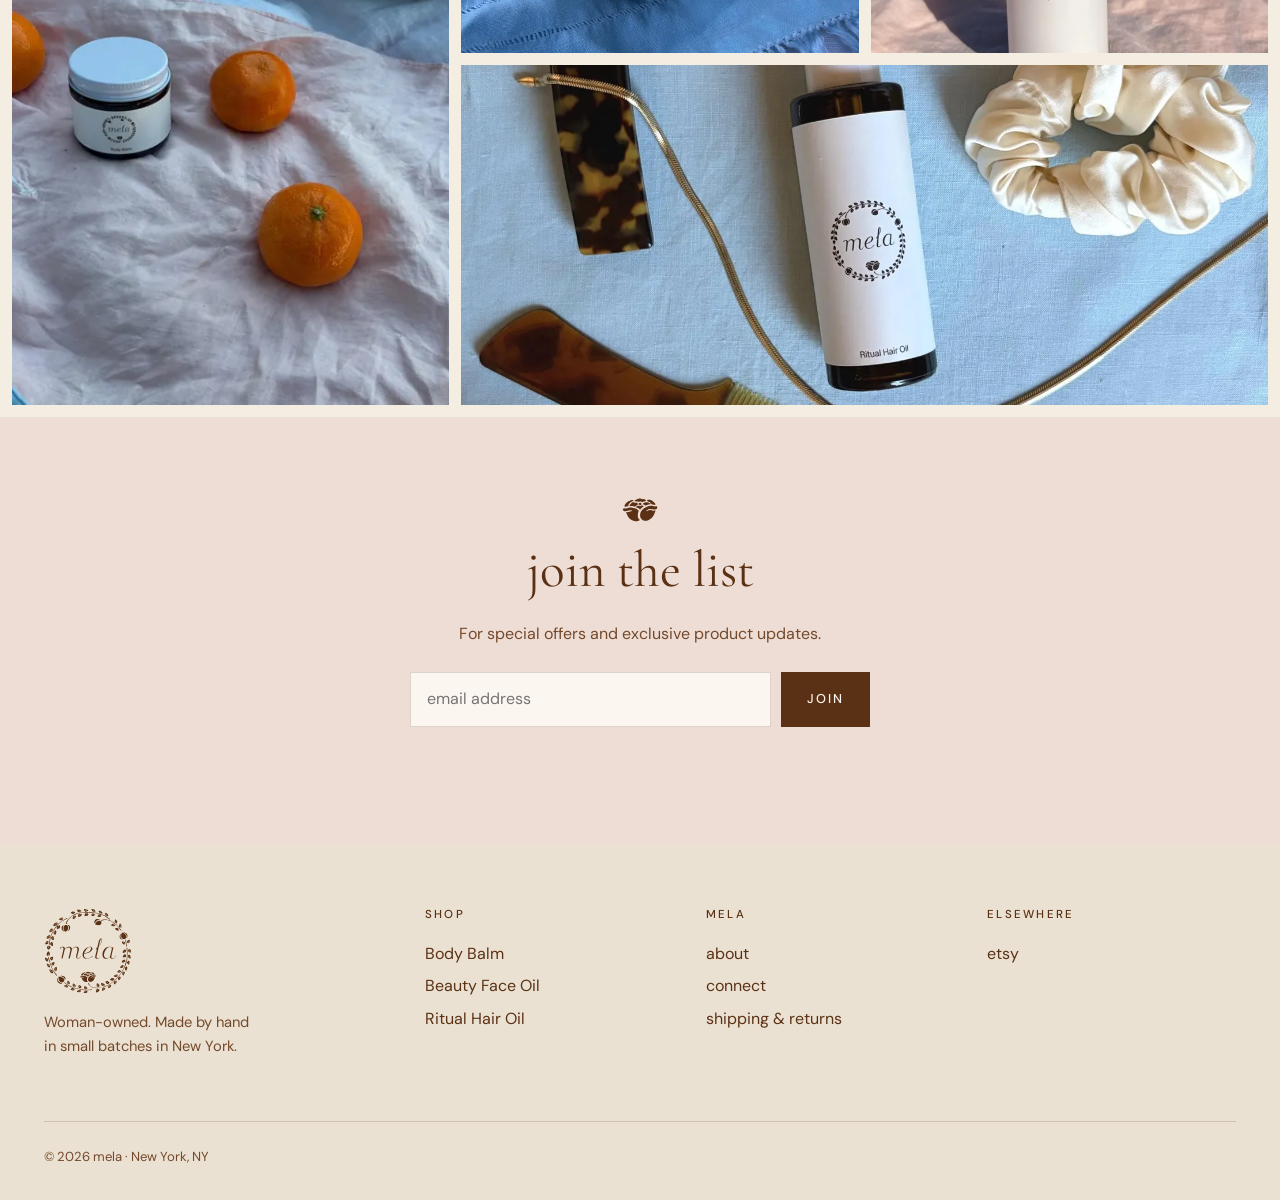
<file: public/shop.html>
<!DOCTYPE html>
<html lang="en">
<head>
<meta charset="utf-8">
<meta name="viewport" content="width=device-width, initial-scale=1">
<title>shop | mela</title>
<meta name="description" content="Shop mela Body Balm, Beauty Face Oil and Ritual Hair Oil. Organic, made by hand in small batches in New York.">
<meta name="theme-color" content="#F4EDE2">
<link rel="icon" href="favicon.svg" type="image/svg+xml">
<link rel="icon" href="favicon-32.png" sizes="32x32" type="image/png">
<link rel="apple-touch-icon" href="apple-touch-icon.png">
<link rel="preload" href="fonts/cormorant-garamond-latin-400-normal.woff2" as="font" type="font/woff2" crossorigin>
<link rel="stylesheet" href="css/styles.css">
<script src="js/main.js" defer></script>
</head>
<body data-page="shop">
<a class="skip" href="#main">Skip to content</a>
<header class="site-header">
  <div class="header-inner">
    <a class="brand" href="./" aria-label="mela home"><img src="images/logo.svg" alt="mela" width="72" height="70"></a>
    <nav class="menu" aria-label="Main">
      <button class="menu-toggle" type="button" aria-expanded="false" aria-controls="menu-list">menu<svg class="chev" viewBox="0 0 12 8" aria-hidden="true"><path d="M1 1.5l5 5 5-5" fill="none" stroke="currentColor" stroke-width="1.3"/></svg></button>
      <ul class="menu-list" id="menu-list">
        <li><a href="shop">shop</a></li>
        <li><a href="about">about</a></li>
        <li><a href="connect">connect</a></li>
      </ul>
    </nav>
    <button class="cart-toggle" type="button" data-open-cart aria-label="Open shopping bag">
      <svg viewBox="0 0 24 24" fill="none" stroke="currentColor" stroke-width="1.2" aria-hidden="true"><path d="M5 8.5h14l-1.1 11.5H6.1L5 8.5z"/><path d="M9 8.5V7a3 3 0 0 1 6 0v1.5"/></svg>
      <span class="cart-label">bag</span><span class="cart-count" hidden>0</span>
    </button>
  </div>
</header>
<main id="main">

<section class="page-intro narrow">
  <span class="eyebrow">shop</span>
  <h1>the collection</h1>
  <p>Three formulas, each made from a short list of organic ingredients and poured by hand into amber glass.</p>
</section>
<section class="wrap" style="padding-bottom:5rem">
  <div class="product-grid">
    <article class="product-card">
        <a class="pc-media" href="body-balm" aria-label="Body Balm">
          <img class="pc-main" src="images/balm-studio-1400.webp" srcset="images/balm-studio-700.webp 700w, images/balm-studio-1400.webp 1400w" sizes="(max-width: 720px) 90vw, 33vw" width="1400" height="1428" alt="Body Balm in an amber glass jar" loading="lazy" decoding="async">
          <img class="pc-alt" src="images/balm-pink-linen-1400.webp" srcset="images/balm-pink-linen-700.webp 700w, images/balm-pink-linen-1400.webp 1400w" sizes="(max-width: 720px) 90vw, 33vw" width="1400" height="1401" alt="" loading="lazy" decoding="async">
        </a>
        <h3><a href="body-balm">Body Balm</a></h3>
        <p class="pc-meta"><span data-price="body-balm">$25</span> &middot; 2 oz</p>
        <p class="pc-desc">Melt-to-the-touch balm for neck to toe softening and moisture protection.</p>
        <button class="btn" type="button" data-add="body-balm">add to bag</button>
      </article>
      <article class="product-card">
        <a class="pc-media" href="face-oil" aria-label="Beauty Face Oil">
          <img class="pc-main" src="images/face-oil-studio-1400.webp" srcset="images/face-oil-studio-700.webp 700w, images/face-oil-studio-1400.webp 1400w" sizes="(max-width: 720px) 90vw, 33vw" width="1400" height="1650" alt="Beauty Face Oil in an amber glass dropper bottle" loading="lazy" decoding="async">
          <img class="pc-alt" src="images/face-oil-pink-linen-1400.webp" srcset="images/face-oil-pink-linen-700.webp 700w, images/face-oil-pink-linen-1400.webp 1400w" sizes="(max-width: 720px) 90vw, 33vw" width="1400" height="1401" alt="" loading="lazy" decoding="async">
        </a>
        <h3><a href="face-oil">Beauty Face Oil</a></h3>
        <p class="pc-meta"><span data-price="face-oil">$20</span> &middot; 2 fl oz</p>
        <p class="pc-desc">Moisturizing and balancing oil for glowy skin.</p>
        <button class="btn" type="button" data-add="face-oil">add to bag</button>
      </article>
      <article class="product-card">
        <a class="pc-media" href="hair-oil" aria-label="Ritual Hair Oil">
          <img class="pc-main" src="images/hair-oil-studio-1400.webp" srcset="images/hair-oil-studio-700.webp 700w, images/hair-oil-studio-1400.webp 1400w" sizes="(max-width: 720px) 90vw, 33vw" width="1400" height="1817" alt="Ritual Hair Oil in an amber glass dropper bottle" loading="lazy" decoding="async">
          <img class="pc-alt" src="images/hair-oil-pink-linen-1400.webp" srcset="images/hair-oil-pink-linen-700.webp 700w, images/hair-oil-pink-linen-1400.webp 1400w" sizes="(max-width: 720px) 90vw, 33vw" width="1400" height="1866" alt="" loading="lazy" decoding="async">
        </a>
        <h3><a href="hair-oil">Ritual Hair Oil</a></h3>
        <p class="pc-meta"><span data-price="hair-oil">$29</span> &middot; 2 fl oz</p>
        <p class="pc-desc">Lightweight oil for smoothing strands and caring for the scalp.</p>
        <button class="btn" type="button" data-add="hair-oil">add to bag</button>
      </article>
  </div>
  <p class="notes-row"><span>Ships from New York</span><span>$5 shipping, free over $50</span><span>30-day returns</span><span>Secure checkout by Stripe</span></p>
</section>
<section class="mosaic" aria-label="Photos" style="margin-bottom:var(--gap)">
  <a class="tile" href="body-balm"><img src="images/balm-mandarins-1400.webp" srcset="images/balm-mandarins-700.webp 700w, images/balm-mandarins-1400.webp 1400w" sizes="(max-width: 720px) 100vw, 36vw" width="1400" height="1507" alt="Body Balm jar on pink linen with mandarins and a book" loading="lazy" decoding="async"><span class="caption">Body Balm</span></a>
  <a class="tile" href="face-oil"><img src="images/face-oil-blue-linen-1400.webp" srcset="images/face-oil-blue-linen-700.webp 700w, images/face-oil-blue-linen-1400.webp 1400w" sizes="(max-width: 720px) 50vw, 32vw" width="1400" height="1866" alt="Beauty Face Oil bottle on blue linen" loading="lazy" decoding="async"><span class="caption">Beauty Face Oil</span></a>
  <a class="tile" href="hair-oil"><img src="images/hair-oil-park-1400.webp" srcset="images/hair-oil-park-700.webp 700w, images/hair-oil-park-1400.webp 1400w" sizes="(max-width: 720px) 50vw, 32vw" width="1400" height="1866" alt="Ritual Hair Oil on a blanket in the park" loading="lazy" decoding="async"><span class="caption">Ritual Hair Oil</span></a>
  <a class="tile" href="hair-oil"><img src="images/hair-oil-comb-1400.webp" srcset="images/hair-oil-comb-700.webp 700w, images/hair-oil-comb-1400.webp 1400w" sizes="(max-width: 720px) 100vw, 64vw" width="1400" height="1471" alt="Ritual Hair Oil with a tortoiseshell comb, hair clip and silk scrunchie" loading="lazy" decoding="async"><span class="caption">Ritual Hair Oil</span></a>
</section>
</main>
<section class="join-band" id="join" aria-labelledby="join-footer-title">
  <img class="emblem" src="images/rose.svg" alt="" width="38" height="26">
  <h2 id="join-footer-title">join the list</h2>
  <p>For special offers and exclusive product updates.</p>
  <form class="join-form" data-source="footer">
    <label class="sr-only" for="join-footer-email">Email address</label>
    <input id="join-footer-email" type="email" name="email" placeholder="email address" autocomplete="email" required>
    <input class="hp" type="text" name="company" tabindex="-1" autocomplete="off" aria-hidden="true">
    <button class="btn" type="submit">join</button>
    <p class="form-msg" role="status"></p>
  </form>
</section>
<footer class="site-footer">
  <div class="footer-inner">
    <div class="footer-brand">
      <img src="images/logo.svg" alt="mela" width="88" height="86">
      <p>Woman-owned. Made by hand<br>in small batches in New York.</p>
    </div>
    <nav aria-label="Products"><h3>shop</h3><a href="body-balm">Body Balm</a><a href="face-oil">Beauty Face Oil</a><a href="hair-oil">Ritual Hair Oil</a></nav>
    <nav aria-label="About mela"><h3>mela</h3><a href="about">about</a><a href="connect">connect</a><a href="connect#questions">shipping &amp; returns</a></nav>
    <nav aria-label="Elsewhere"><h3>elsewhere</h3><a href="https://www.etsy.com/shop/melabotanical" target="_blank" rel="noopener">etsy</a></nav>
  </div>
  <p class="footer-base">&copy; <span data-year>2026</span> mela &middot; New York, NY</p>
</footer>
</body>
</html>
</file>
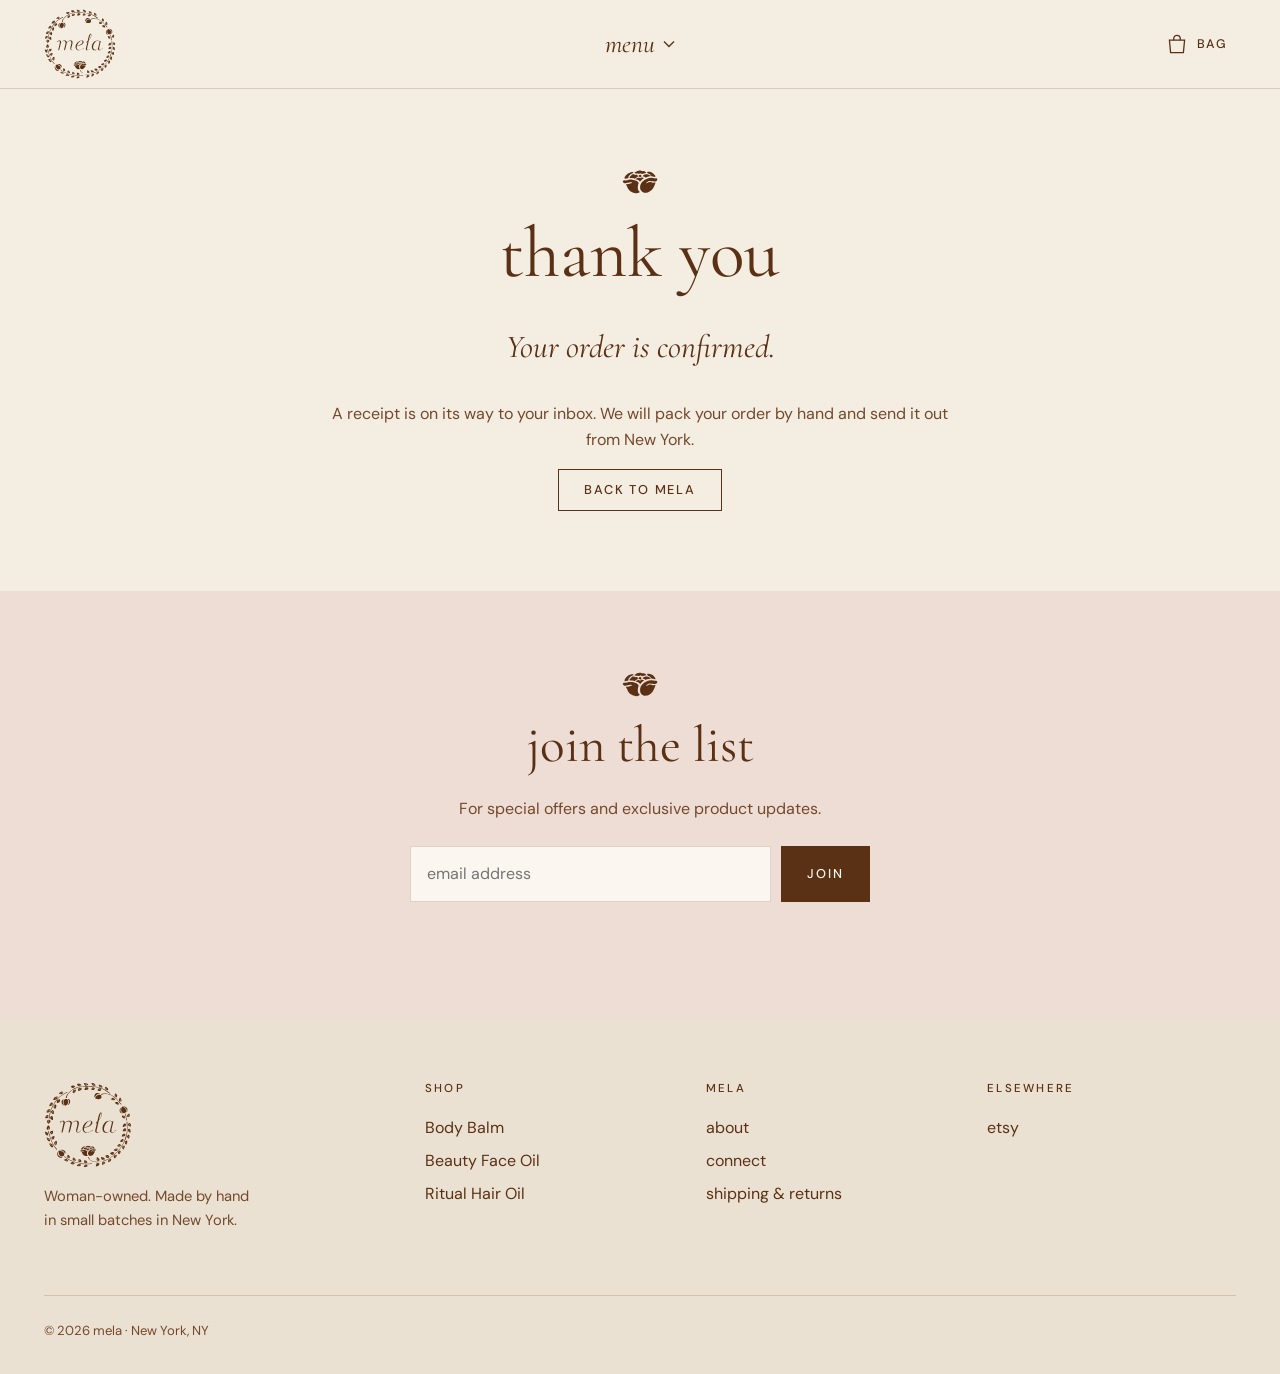
<file: public/thank-you.html>
<!DOCTYPE html>
<html lang="en">
<head>
<meta charset="utf-8">
<meta name="viewport" content="width=device-width, initial-scale=1">
<title>thank you | mela</title>
<meta name="description" content="Thank you for your order.">
<meta name="theme-color" content="#F4EDE2">
<link rel="icon" href="favicon.svg" type="image/svg+xml">
<link rel="icon" href="favicon-32.png" sizes="32x32" type="image/png">
<link rel="apple-touch-icon" href="apple-touch-icon.png">
<link rel="preload" href="fonts/cormorant-garamond-latin-400-normal.woff2" as="font" type="font/woff2" crossorigin>
<link rel="stylesheet" href="css/styles.css">
<script src="js/main.js" defer></script>
</head>
<body data-page="thanks">
<a class="skip" href="#main">Skip to content</a>
<header class="site-header">
  <div class="header-inner">
    <a class="brand" href="./" aria-label="mela home"><img src="images/logo.svg" alt="mela" width="72" height="70"></a>
    <nav class="menu" aria-label="Main">
      <button class="menu-toggle" type="button" aria-expanded="false" aria-controls="menu-list">menu<svg class="chev" viewBox="0 0 12 8" aria-hidden="true"><path d="M1 1.5l5 5 5-5" fill="none" stroke="currentColor" stroke-width="1.3"/></svg></button>
      <ul class="menu-list" id="menu-list">
        <li><a href="shop">shop</a></li>
        <li><a href="about">about</a></li>
        <li><a href="connect">connect</a></li>
      </ul>
    </nav>
    <button class="cart-toggle" type="button" data-open-cart aria-label="Open shopping bag">
      <svg viewBox="0 0 24 24" fill="none" stroke="currentColor" stroke-width="1.2" aria-hidden="true"><path d="M5 8.5h14l-1.1 11.5H6.1L5 8.5z"/><path d="M9 8.5V7a3 3 0 0 1 6 0v1.5"/></svg>
      <span class="cart-label">bag</span><span class="cart-count" hidden>0</span>
    </button>
  </div>
</header>
<main id="main">

<section class="thanks">
  <div class="narrow">
    <img class="emblem" src="images/rose.svg" alt="" width="38" height="26">
    <h1>thank you</h1>
    <p class="lede">Your order is confirmed.</p>
    <p class="muted">A receipt is on its way to your inbox. We will pack your order by hand and send it out from New York.</p>
    <a class="btn btn-outline" href="./">back to mela</a>
  </div>
</section>
</main>
<section class="join-band" id="join" aria-labelledby="join-footer-title">
  <img class="emblem" src="images/rose.svg" alt="" width="38" height="26">
  <h2 id="join-footer-title">join the list</h2>
  <p>For special offers and exclusive product updates.</p>
  <form class="join-form" data-source="footer">
    <label class="sr-only" for="join-footer-email">Email address</label>
    <input id="join-footer-email" type="email" name="email" placeholder="email address" autocomplete="email" required>
    <input class="hp" type="text" name="company" tabindex="-1" autocomplete="off" aria-hidden="true">
    <button class="btn" type="submit">join</button>
    <p class="form-msg" role="status"></p>
  </form>
</section>
<footer class="site-footer">
  <div class="footer-inner">
    <div class="footer-brand">
      <img src="images/logo.svg" alt="mela" width="88" height="86">
      <p>Woman-owned. Made by hand<br>in small batches in New York.</p>
    </div>
    <nav aria-label="Products"><h3>shop</h3><a href="body-balm">Body Balm</a><a href="face-oil">Beauty Face Oil</a><a href="hair-oil">Ritual Hair Oil</a></nav>
    <nav aria-label="About mela"><h3>mela</h3><a href="about">about</a><a href="connect">connect</a><a href="connect#questions">shipping &amp; returns</a></nav>
    <nav aria-label="Elsewhere"><h3>elsewhere</h3><a href="https://www.etsy.com/shop/melabotanical" target="_blank" rel="noopener">etsy</a></nav>
  </div>
  <p class="footer-base">&copy; <span data-year>2026</span> mela &middot; New York, NY</p>
</footer>
</body>
</html>
</file>
<file: public/css/styles.css>
/* mela: colors are taken from the product labels (cream paper, label brown)
   and the photos (amber glass, blush and sky linen). */

@font-face { font-family: "Cormorant Garamond"; font-style: normal; font-weight: 400; font-display: swap; src: url(../fonts/cormorant-garamond-latin-400-normal.woff2) format("woff2"); }
@font-face { font-family: "Cormorant Garamond"; font-style: italic; font-weight: 400; font-display: swap; src: url(../fonts/cormorant-garamond-latin-400-italic.woff2) format("woff2"); }
@font-face { font-family: "Cormorant Garamond"; font-style: normal; font-weight: 500; font-display: swap; src: url(../fonts/cormorant-garamond-latin-500-normal.woff2) format("woff2"); }
@font-face { font-family: "Cormorant Garamond"; font-style: italic; font-weight: 500; font-display: swap; src: url(../fonts/cormorant-garamond-latin-500-italic.woff2) format("woff2"); }
@font-face { font-family: "DM Sans"; font-style: normal; font-weight: 400; font-display: swap; src: url(../fonts/dm-sans-latin-400-normal.woff2) format("woff2"); }
@font-face { font-family: "DM Sans"; font-style: normal; font-weight: 500; font-display: swap; src: url(../fonts/dm-sans-latin-500-normal.woff2) format("woff2"); }

:root {
  --bg: #F4EDE2;        /* light tan / off-white page */
  --bg-deep: #EBE1D2;   /* footer and alternate bands */
  --cream: #FBF7F0;     /* label paper */
  --ink: #5A3114;       /* label brown, all text */
  --ink-soft: #74492B;  /* secondary text */
  --amber: #8E4E1C;     /* amber glass */
  --blush: #EEDDD5;     /* pink linen */
  --sky: #DCE5EB;       /* blue linen */
  --line: rgba(90, 49, 20, .18);
  --serif: "Cormorant Garamond", "Iowan Old Style", Georgia, serif;
  --sans: "DM Sans", "Helvetica Neue", Arial, sans-serif;
  --max: 1240px;
  --gap: 12px;
  --header-h: 88px;
}

* { box-sizing: border-box; }
html { scroll-behavior: smooth; scroll-padding-top: calc(var(--header-h) + 12px); }
body { margin: 0; background: var(--bg); color: var(--ink); font: 400 16px/1.65 var(--sans); -webkit-font-smoothing: antialiased; }
img { display: block; max-width: 100%; height: auto; }
a { color: inherit; text-underline-offset: .2em; text-decoration-thickness: 1px; }
button, input, textarea { font: inherit; color: inherit; }
h1, h2, h3 { font-family: var(--serif); font-weight: 400; line-height: 1.08; margin: 0 0 .45em; }
h1 { font-size: clamp(2.6rem, 6vw, 4.5rem); }
h2 { font-size: clamp(2.1rem, 4.2vw, 3.2rem); }
h3 { font-size: 1.65rem; }
p { margin: 0 0 1em; }
:focus-visible { outline: 2px solid var(--amber); outline-offset: 3px; }
.sr-only { position: absolute; width: 1px; height: 1px; overflow: hidden; clip: rect(0 0 0 0); white-space: nowrap; }
.skip { position: absolute; left: 1rem; top: -3rem; background: var(--ink); color: var(--cream); padding: .5rem 1rem; z-index: 100; }
.skip:focus { top: 1rem; }
.hp { position: absolute; left: -9999px; }
.eyebrow { display: block; font: 500 .72rem/1.2 var(--sans); letter-spacing: .2em; text-transform: uppercase; color: var(--ink-soft); margin-bottom: 1rem; }
.muted { color: var(--ink-soft); }
.emblem { width: 38px; height: auto; margin: 0 auto 1.25rem; }
.wrap { max-width: var(--max); margin: 0 auto; padding: 0 1.5rem; }
.narrow { max-width: 640px; margin: 0 auto; text-align: center; }

/* buttons */
.btn { display: inline-flex; align-items: center; justify-content: center; gap: .5rem; background: var(--ink); color: var(--cream); border: 1px solid var(--ink); padding: .85rem 1.6rem; font: 500 .8rem/1 var(--sans); letter-spacing: .14em; text-transform: uppercase; text-decoration: none; cursor: pointer; transition: background .2s, color .2s; }
.btn:hover { background: var(--amber); border-color: var(--amber); }
.btn:disabled { opacity: .6; cursor: wait; }
.btn-outline { background: transparent; color: var(--ink); }
.btn-outline:hover { background: var(--ink); color: var(--cream); border-color: var(--ink); }
.btn-block { width: 100%; }
.link { background: none; border: 0; padding: 0; cursor: pointer; text-decoration: underline; text-underline-offset: .2em; font-size: .85rem; color: var(--ink-soft); }

/* header */
.site-header { position: sticky; top: 0; z-index: 40; background: rgba(244, 237, 226, .94); backdrop-filter: blur(10px); -webkit-backdrop-filter: blur(10px); border-bottom: 1px solid var(--line); }
.header-inner { display: grid; grid-template-columns: 1fr auto 1fr; align-items: center; height: var(--header-h); max-width: var(--max); margin: 0 auto; padding: 0 1.5rem; }
.brand { justify-self: start; display: block; }
.brand img { height: 70px; width: auto; }
.menu { position: relative; justify-self: center; }
.menu-toggle { display: flex; align-items: center; gap: .5rem; background: none; border: 0; cursor: pointer; padding: .5rem 1rem; font: italic 400 1.6rem/1 var(--serif); }
.menu-toggle .chev { width: 12px; height: 8px; transition: transform .25s; }
.menu-toggle[aria-expanded="true"] .chev { transform: rotate(180deg); }
.menu-list { position: absolute; top: calc(100% + 14px); left: 50%; min-width: 220px; margin: 0; padding: .6rem 0; list-style: none; text-align: center; background: var(--cream); border: 1px solid var(--line); box-shadow: 0 24px 48px -28px rgba(90, 49, 20, .45); opacity: 0; visibility: hidden; transform: translate(-50%, -6px); transition: opacity .2s, transform .2s, visibility .2s; }
.menu-list.open { opacity: 1; visibility: visible; transform: translate(-50%, 0); }
.menu-list a { display: block; padding: .65rem 1.5rem; font: 400 1.45rem/1.2 var(--serif); text-decoration: none; }
.menu-list a:hover, .menu-list a[aria-current="page"] { background: var(--blush); }
.cart-toggle { justify-self: end; display: flex; align-items: center; gap: .45rem; background: none; border: 0; cursor: pointer; padding: .5rem; font: 500 .78rem/1 var(--sans); letter-spacing: .14em; text-transform: uppercase; }
.cart-toggle svg { width: 26px; height: 26px; }
.cart-count { display: inline-grid; place-items: center; min-width: 20px; height: 20px; padding: 0 5px; border-radius: 10px; background: var(--ink); color: var(--cream); font-size: .7rem; letter-spacing: 0; }
.cart-count[hidden] { display: none; }

/* hero gallery */
.hero-gallery { display: grid; grid-template-columns: 1fr 1.3fr 1fr; gap: var(--gap); padding: var(--gap); height: min(80vh, 780px); min-height: 460px; }
.hero-gallery figure { margin: 0; overflow: hidden; }
.hero-gallery img { width: 100%; height: 100%; object-fit: cover; }
.hero-text { padding: 4.5rem 1.5rem 3.5rem; }
.hero-text p { font-size: 1.12rem; color: var(--ink-soft); }
.hero-text .btn { margin-top: .75rem; }

/* generic sections */
.section { padding: 5.5rem 0; }
.section-tight { padding: 3.5rem 0; }
.band-blush { background: var(--blush); }
.band-sky { background: var(--sky); }
.band-cream { background: var(--cream); }
.section-head { text-align: center; max-width: 620px; margin: 0 auto 3rem; }
.section-head p { color: var(--ink-soft); }
.lede { font: italic 400 clamp(1.5rem, 2.6vw, 2rem)/1.35 var(--serif); }

/* photo mosaic */
.mosaic { display: grid; grid-template-columns: 1.1fr 1fr 1fr; grid-template-rows: 340px 340px; gap: var(--gap); padding: 0 var(--gap); }
.mosaic .tile:nth-child(1) { grid-row: 1 / 3; }
.mosaic .tile:nth-child(4) { grid-column: 2 / 4; }
.tile { position: relative; margin: 0; overflow: hidden; display: block; background: var(--bg-deep); }
.tile img { width: 100%; height: 100%; object-fit: cover; transition: transform .8s ease; }
.tile:hover img { transform: scale(1.03); }
.tile .caption { position: absolute; left: 1rem; bottom: 1rem; background: rgba(251, 247, 240, .92); padding: .4rem .8rem; font: italic 400 1.15rem/1.2 var(--serif); opacity: 0; transform: translateY(6px); transition: opacity .3s, transform .3s; }
.tile:hover .caption, .tile:focus-visible .caption { opacity: 1; transform: none; }
.strip { display: grid; grid-template-columns: repeat(5, 1fr); gap: var(--gap); padding: 0 var(--gap); }
.strip .tile { aspect-ratio: 4 / 5; }

/* products */
.product-grid { display: grid; grid-template-columns: repeat(3, 1fr); gap: 2.5rem 1.75rem; }
.product-card { display: flex; flex-direction: column; text-align: center; }
.pc-media { position: relative; display: block; aspect-ratio: 4 / 5; overflow: hidden; background: #DEDAD3; margin-bottom: 1.25rem; }
.pc-media img { position: absolute; inset: 0; width: 100%; height: 100%; object-fit: cover; transition: opacity .5s ease; }
.pc-media .pc-alt { opacity: 0; }
.pc-media:hover .pc-alt, .pc-media:focus-visible .pc-alt { opacity: 1; }
.product-card h3 { margin-bottom: .2rem; }
.product-card h3 a { text-decoration: none; }
.pc-meta { font-size: .9rem; letter-spacing: .04em; color: var(--ink-soft); margin-bottom: .6rem; }
.pc-desc { max-width: 30ch; margin: 0 auto 1.25rem; flex: 1; }
.product-card .btn { align-self: center; }
.product-grid.two { grid-template-columns: repeat(2, 1fr); max-width: 820px; margin: 0 auto; }
.notes-row { display: flex; flex-wrap: wrap; justify-content: center; gap: .5rem 2.5rem; margin-top: 3.5rem; padding-top: 2rem; border-top: 1px solid var(--line); font-size: .9rem; color: var(--ink-soft); }

/* split feature */
.split { display: grid; grid-template-columns: 1fr 1fr; align-items: center; gap: 0; }
.split-media { height: 100%; min-height: 560px; }
.split-media img { width: 100%; height: 100%; object-fit: cover; }
.split-text { padding: 4rem clamp(1.5rem, 6vw, 6rem); max-width: 640px; }
.split.reverse .split-media { order: 2; }

/* ritual */
.ritual { display: grid; grid-template-columns: repeat(3, 1fr); gap: 2rem; }
.ritual article { text-align: center; }
.ritual img { aspect-ratio: 1 / 1; object-fit: cover; width: 100%; margin-bottom: 1.4rem; }
.ritual h3 { font-style: italic; }
.when { display: block; font: 500 .72rem/1.2 var(--sans); letter-spacing: .18em; text-transform: uppercase; margin: 1rem 0 .3rem; color: var(--ink-soft); }
.details-body .when:first-child { margin-top: 0; }

/* ingredients */
.ingredients { display: grid; grid-template-columns: repeat(2, 1fr); gap: 0 4rem; max-width: 980px; margin: 0 auto; }
.ingredient { padding: 1.4rem 0; border-top: 1px solid var(--line); }
.ingredient h3 { font-size: 1.45rem; margin-bottom: .25rem; }
.ingredient p { margin: 0; color: var(--ink-soft); }
.ingredient .where { display: block; margin-top: .35rem; font-size: .78rem; letter-spacing: .12em; text-transform: uppercase; color: var(--ink-soft); }

/* values row */
.values { display: grid; grid-template-columns: repeat(4, 1fr); gap: 1.5rem; text-align: center; border-top: 1px solid var(--line); border-bottom: 1px solid var(--line); padding: 2rem 0; }
.values p { margin: 0; font: italic 400 1.35rem/1.25 var(--serif); }

/* join band + forms */
.join-band { background: var(--blush); text-align: center; padding: 5rem 1.5rem; }
.join-band p { color: var(--ink-soft); }
.join-form { display: flex; flex-wrap: wrap; gap: .6rem; max-width: 460px; margin: 1.5rem auto 0; }
.join-form input[type="email"] { flex: 1 1 220px; }
.field, .join-form input[type="email"] { background: var(--cream); border: 1px solid var(--line); padding: .85rem 1rem; min-width: 0; border-radius: 0; }
.field:focus, .join-form input:focus { outline: 2px solid var(--amber); outline-offset: 0; }
.form-msg { flex-basis: 100%; min-height: 1.4em; margin: .4rem 0 0; font-size: .9rem; }
.form-msg.error { color: #8A2B10; }

/* footer */
.site-footer { background: var(--bg-deep); padding: 4rem 0 2rem; }
.footer-inner { display: grid; grid-template-columns: 1.4fr 1fr 1fr 1fr; gap: 2rem; max-width: var(--max); margin: 0 auto; padding: 0 1.5rem; }
.footer-brand img { width: 88px; margin-bottom: 1rem; }
.footer-brand p { color: var(--ink-soft); font-size: .92rem; }
.site-footer h3 { font: 500 .72rem/1.2 var(--sans); letter-spacing: .2em; text-transform: uppercase; margin-bottom: 1rem; }
.site-footer nav a { display: block; text-decoration: none; padding: .2rem 0; }
.site-footer nav a:hover { text-decoration: underline; }
.footer-base { width: calc(100% - 3rem); max-width: calc(var(--max) - 3rem); margin: 3rem auto 0; padding: 1.5rem 0 0; border-top: 1px solid var(--line); font-size: .82rem; color: var(--ink-soft); }

/* product page */
.product-page { display: grid; grid-template-columns: 1.15fr 1fr; gap: 4rem; padding-top: 3rem; padding-bottom: 5rem; align-items: start; }
.pp-gallery .pp-main { aspect-ratio: 4 / 5; overflow: hidden; background: #DEDAD3; }
.pp-gallery .pp-main img { width: 100%; height: 100%; object-fit: cover; }
.pp-thumbs { display: grid; grid-template-columns: repeat(5, 1fr); gap: 10px; margin-top: 10px; }
.pp-thumbs button { padding: 0; border: 1px solid transparent; background: none; cursor: pointer; aspect-ratio: 1 / 1; overflow: hidden; }
.pp-thumbs button[aria-current="true"] { border-color: var(--ink); }
.pp-thumbs img { width: 100%; height: 100%; object-fit: cover; }
.pp-info { position: sticky; top: calc(var(--header-h) + 2rem); }
.pp-info h1 { font-size: clamp(2.5rem, 4.4vw, 3.6rem); margin-bottom: .3rem; }
.pp-price { font-size: 1.15rem; margin-bottom: 1.5rem; }
.pp-price .muted { margin-left: .6rem; }
.pp-lede { font: italic 400 1.5rem/1.35 var(--serif); }
.buy-row { display: flex; gap: .75rem; margin: 2rem 0 2.25rem; }
.stepper { display: flex; align-items: center; border: 1px solid var(--ink); }
.stepper button { background: none; border: 0; width: 40px; height: 100%; cursor: pointer; font-size: 1.1rem; }
.stepper input { width: 40px; text-align: center; border: 0; background: transparent; -moz-appearance: textfield; appearance: textfield; }
.stepper input::-webkit-inner-spin-button, .stepper input::-webkit-outer-spin-button { -webkit-appearance: none; margin: 0; }
.buy-row .btn { flex: 1; }
details { border-top: 1px solid var(--line); }
details:last-of-type { border-bottom: 1px solid var(--line); }
summary { list-style: none; cursor: pointer; padding: 1.1rem 0; display: flex; justify-content: space-between; font: 500 .78rem/1.2 var(--sans); letter-spacing: .16em; text-transform: uppercase; }
summary::-webkit-details-marker { display: none; }
summary::after { content: "+"; font-size: 1.1rem; letter-spacing: 0; }
details[open] summary::after { content: "\2212"; }
details .details-body { padding: 0 0 1.25rem; }
details ul { margin: 0; padding-left: 1.1rem; }

/* page intro */
.page-intro { padding: 5rem 1.5rem 3rem; }
.page-intro p { color: var(--ink-soft); font-size: 1.1rem; }
.page-intro .lede { font-size: clamp(1.4rem, 2.4vw, 1.85rem); color: var(--ink); }

/* about */
.about-photos { display: grid; grid-template-columns: 1fr 1fr 1fr; gap: var(--gap); padding: 0 var(--gap); }
.about-photos img { width: 100%; aspect-ratio: 3 / 4; object-fit: cover; }
.prose { max-width: 640px; margin: 0 auto; font-size: 1.08rem; }
.prose h2 { margin-top: 2.5rem; }

/* connect */
.connect-grid { display: grid; grid-template-columns: 1.3fr 1fr; gap: 4rem; align-items: start; }
.contact-form { display: grid; gap: 1rem; }
.contact-form label { display: grid; gap: .35rem; font: 500 .72rem/1.2 var(--sans); letter-spacing: .16em; text-transform: uppercase; }
.contact-form textarea { min-height: 160px; resize: vertical; }
.contact-form .btn { justify-self: start; }
.aside-card { background: var(--cream); border: 1px solid var(--line); padding: 2rem; }
.aside-card h2 { font-size: 2rem; }
.aside-card a { display: inline-block; margin-top: .25rem; }
.faq { max-width: 760px; margin: 0 auto; }

/* thank you */
.thanks { min-height: 55vh; display: grid; place-items: center; text-align: center; padding: 5rem 1.5rem; }

/* cart drawer */
.drawer-backdrop, .modal-backdrop { position: fixed; inset: 0; background: rgba(58, 32, 14, .35); opacity: 0; visibility: hidden; transition: opacity .3s, visibility .3s; z-index: 60; }
.drawer-backdrop.open, .modal-backdrop.open { opacity: 1; visibility: visible; }
.cart-drawer { position: fixed; top: 0; right: 0; bottom: 0; width: min(420px, 100%); background: var(--bg); z-index: 61; display: flex; flex-direction: column; transform: translateX(100%); transition: transform .35s ease; visibility: hidden; }
.cart-drawer.open { transform: none; visibility: visible; }
.drawer-head { display: flex; justify-content: space-between; align-items: center; padding: 1.4rem 1.5rem; border-bottom: 1px solid var(--line); }
.drawer-head h2 { font-size: 2rem; margin: 0; }
.icon-btn { background: none; border: 0; cursor: pointer; width: 40px; height: 40px; display: grid; place-items: center; font-size: 1.6rem; line-height: 1; }
.cart-items { list-style: none; margin: 0; padding: 0 1.5rem; overflow-y: auto; flex: 1; }
.cart-line { display: grid; grid-template-columns: 72px 1fr auto; gap: 1rem; padding: 1.25rem 0; border-bottom: 1px solid var(--line); }
.cart-line img { width: 72px; height: 90px; object-fit: cover; background: #DEDAD3; }
.cart-line a { font: 400 1.3rem/1.15 var(--serif); text-decoration: none; display: block; }
.cart-line .muted { font-size: .85rem; display: block; }
.cart-line .line-end { text-align: right; display: flex; flex-direction: column; justify-content: space-between; align-items: flex-end; }
.qty { display: inline-flex; align-items: center; border: 1px solid var(--line); margin-top: .6rem; }
.qty button { background: none; border: 0; width: 30px; height: 30px; cursor: pointer; }
.qty span { min-width: 24px; text-align: center; font-size: .9rem; }
.cart-empty { padding: 2.5rem 1.5rem; text-align: center; flex: 1; }
.cart-empty p { font: italic 400 1.5rem/1.3 var(--serif); }
.drawer-foot { padding: 1.4rem 1.5rem 1.6rem; border-top: 1px solid var(--line); background: var(--cream); }
.drawer-foot .row { display: flex; justify-content: space-between; font-size: 1.05rem; margin-bottom: .4rem; }
.ship-note { font-size: .88rem; color: var(--ink-soft); margin-bottom: 1rem; }
.secure { font-size: .78rem; color: var(--ink-soft); text-align: center; margin: .9rem 0 0; }
.cart-error { color: #8A2B10; font-size: .88rem; margin: .75rem 0 0; }
.cart-error:empty { display: none; }

/* join popup */
.modal { position: fixed; inset: 0; z-index: 70; display: grid; place-items: center; padding: 1.25rem; visibility: hidden; pointer-events: none; }
.modal.open { visibility: visible; pointer-events: auto; }
.modal-card { position: relative; display: grid; grid-template-columns: 1fr 1.1fr; width: min(820px, 100%); background: var(--bg); box-shadow: 0 40px 80px -40px rgba(58, 32, 14, .6); opacity: 0; transform: translateY(14px); transition: opacity .35s, transform .35s; }
.modal.open .modal-card { opacity: 1; transform: none; }
.modal-media img { width: 100%; height: 100%; object-fit: cover; min-height: 440px; }
.modal-body { padding: 3.25rem 2.5rem 2.5rem; text-align: center; display: flex; flex-direction: column; justify-content: center; }
.modal-body h2 { font-size: clamp(2.4rem, 5vw, 3.2rem); }
.modal-body p { color: var(--ink-soft); }
.modal-body .join-form { margin-top: 1rem; }
.modal-close { position: absolute; top: .6rem; right: .6rem; }
.modal-body .link { margin-top: .75rem; align-self: center; }

/* responsive */
@media (max-width: 960px) {
  .product-grid { grid-template-columns: repeat(2, 1fr); }
  .strip { grid-template-columns: repeat(3, 1fr); }
  .strip .tile:nth-child(n+4) { display: none; }
  .ritual { grid-template-columns: 1fr; max-width: 520px; margin: 0 auto; }
  .product-page { grid-template-columns: 1fr; gap: 2.5rem; }
  .pp-info { position: static; }
  .connect-grid { grid-template-columns: 1fr; }
  .footer-inner { grid-template-columns: 1fr 1fr; }
  .values { grid-template-columns: repeat(2, 1fr); }
}
@media (max-width: 720px) {
  :root { --header-h: 72px; }
  .header-inner { padding: 0 1rem; }
  .brand img { height: 56px; }
  .menu-toggle { font-size: 1.45rem; padding: .5rem; }
  .cart-label { display: none; }
  .hero-gallery { display: flex; overflow-x: auto; scroll-snap-type: x mandatory; height: 68vh; min-height: 420px; scrollbar-width: none; }
  .hero-gallery::-webkit-scrollbar { display: none; }
  .hero-gallery figure { flex: 0 0 82%; scroll-snap-align: center; }
  .hero-text { padding: 3rem 1.25rem 2.5rem; }
  .section { padding: 4rem 0; }
  .mosaic { grid-template-columns: 1fr 1fr; grid-template-rows: 260px 200px 200px; }
  .mosaic .tile:nth-child(1) { grid-row: auto; grid-column: 1 / 3; }
  .mosaic .tile:nth-child(4) { grid-column: 1 / 3; }
  .tile .caption { opacity: 1; transform: none; font-size: 1rem; }
  .product-grid, .product-grid.two { grid-template-columns: 1fr; max-width: 420px; margin: 0 auto; }
  .split { grid-template-columns: 1fr; }
  .split-media { min-height: 0; aspect-ratio: 4 / 5; }
  .split.reverse .split-media { order: 0; }
  .split-text { padding: 3rem 1.25rem; }
  .ingredients { grid-template-columns: 1fr; }
  .strip { grid-template-columns: repeat(2, 1fr); }
  .strip .tile:nth-child(4) { display: block; }
  .strip .tile:nth-child(5) { display: none; }
  .strip .caption { display: none; }
  .about-photos { grid-template-columns: 1fr 1fr; }
  .about-photos img:nth-child(3) { display: none; }
  .modal-card { grid-template-columns: 1fr; max-height: 92vh; overflow-y: auto; }
  .modal-media { display: none; }
  .modal-body { padding: 3rem 1.5rem 2rem; }
  .footer-inner { grid-template-columns: 1fr 1fr; }
  .footer-brand { grid-column: 1 / 3; }
}
@media (prefers-reduced-motion: reduce) {
  *, *::before, *::after { transition: none !important; scroll-behavior: auto !important; }
}
</file>
